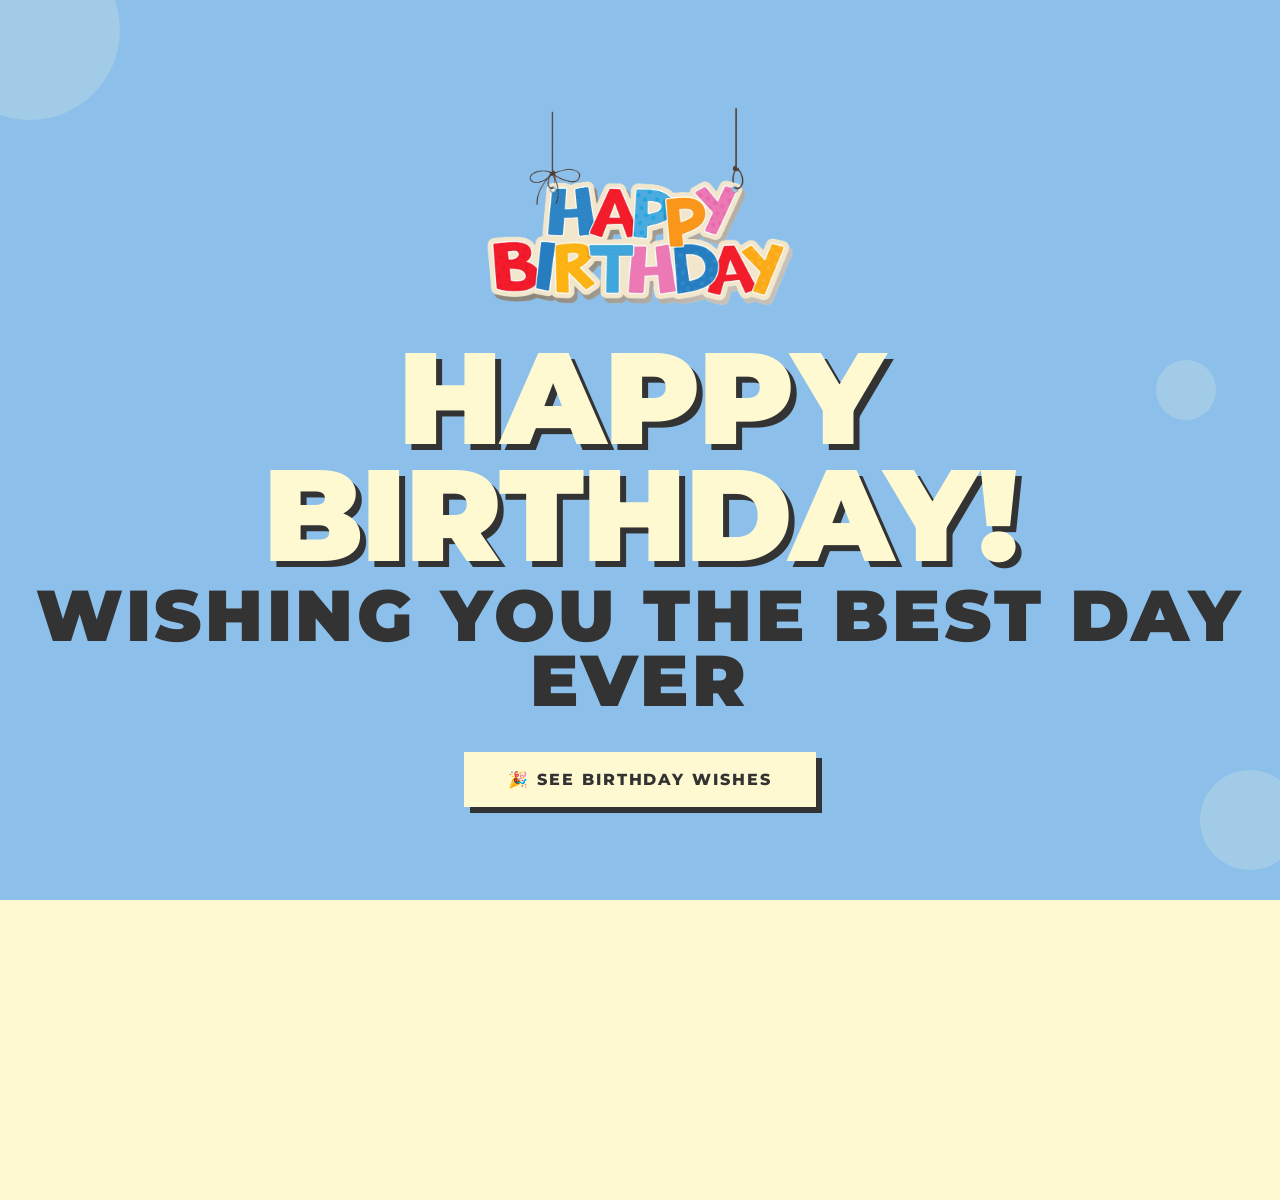
<file: index.html>
<!DOCTYPE html>
<html lang="en">
<head>
  <meta charset="UTF-8">
  <meta name="viewport" content="width=device-width, initial-scale=1.0">
  <title>HAPPY BIRTHDAY!</title>
  <link rel="preconnect" href="https://fonts.googleapis.com">
  <link rel="preconnect" href="https://fonts.gstatic.com" crossorigin>
  <link href="https://fonts.googleapis.com/css2?family=Montserrat:ital,wght@0,100..900;1,100..900&display=swap" rel="stylesheet"/>
  <link rel="stylesheet" href="css/style.css"/>
</head>
<body>

  <section class="hero">
    <div class="blob"></div>
    <div class="blob"></div>
    <div class="blob"></div>

    <img class="hero-banner"
         src="images/301-3011725_mosaic-happy-birthday-banner-clipart (1).png"
         alt="Happy Birthday Banner"/>

    <h1>
      Happy<br>Birthday!
      <span>wishing you the best day ever</span>
    </h1>

    <a class="hero-btn" id="delayed-link" href="BirthdayWishes.html">
      🎉 See birthday wishes
    </a>
  </section>

  <script src="JavaScript/confetti.js"></script>
  <script src="JavaScript/confettiBG.js"></script>
  
  <script>
    document.addEventListener("DOMContentLoaded", () => {
      const link = document.getElementById('delayed-link');
      if (link) {
        link.addEventListener('click', (e) => {
          e.preventDefault();
          const dest = link.getAttribute('href');
          document.body.style.opacity = '0';
          document.body.style.transition = 'opacity 0.6s ease';
          setTimeout(() => { window.location.href = dest; }, 650);
        });
      }
    });
  </script>

  <audio id="intro-song" src="untitled.mp3"></audio>

  <script>
    const song = document.getElementById('intro-song');
    const playDuration = 18000; // Plays for 18 seconds

    function playShortIntro() {
      song.play().then(() => {
        // Set timeout to start fading after the play duration
        setTimeout(() => {
          let fadeAudio = setInterval(() => {
            // Decrease volume by a small fraction for a smooth transition
            if (song.volume > 0.05) {
              song.volume -= 0.05;
            } else {
              // Once it's near silent, clear timer and stop track entirely
              clearInterval(fadeAudio);
              song.pause();
            }
          }, 100); 
        }, playDuration);
      }).catch(error => {
        console.log("Playback prevented. Waiting for user interaction.");
      });

      // Prevent the function from triggering again on future clicks
      document.removeEventListener('click', playShortIntro);
    }

    // Wait for initial user interaction to trigger audio setup
    document.addEventListener('click', playShortIntro);
  </script>
</body>
</html>
</file>
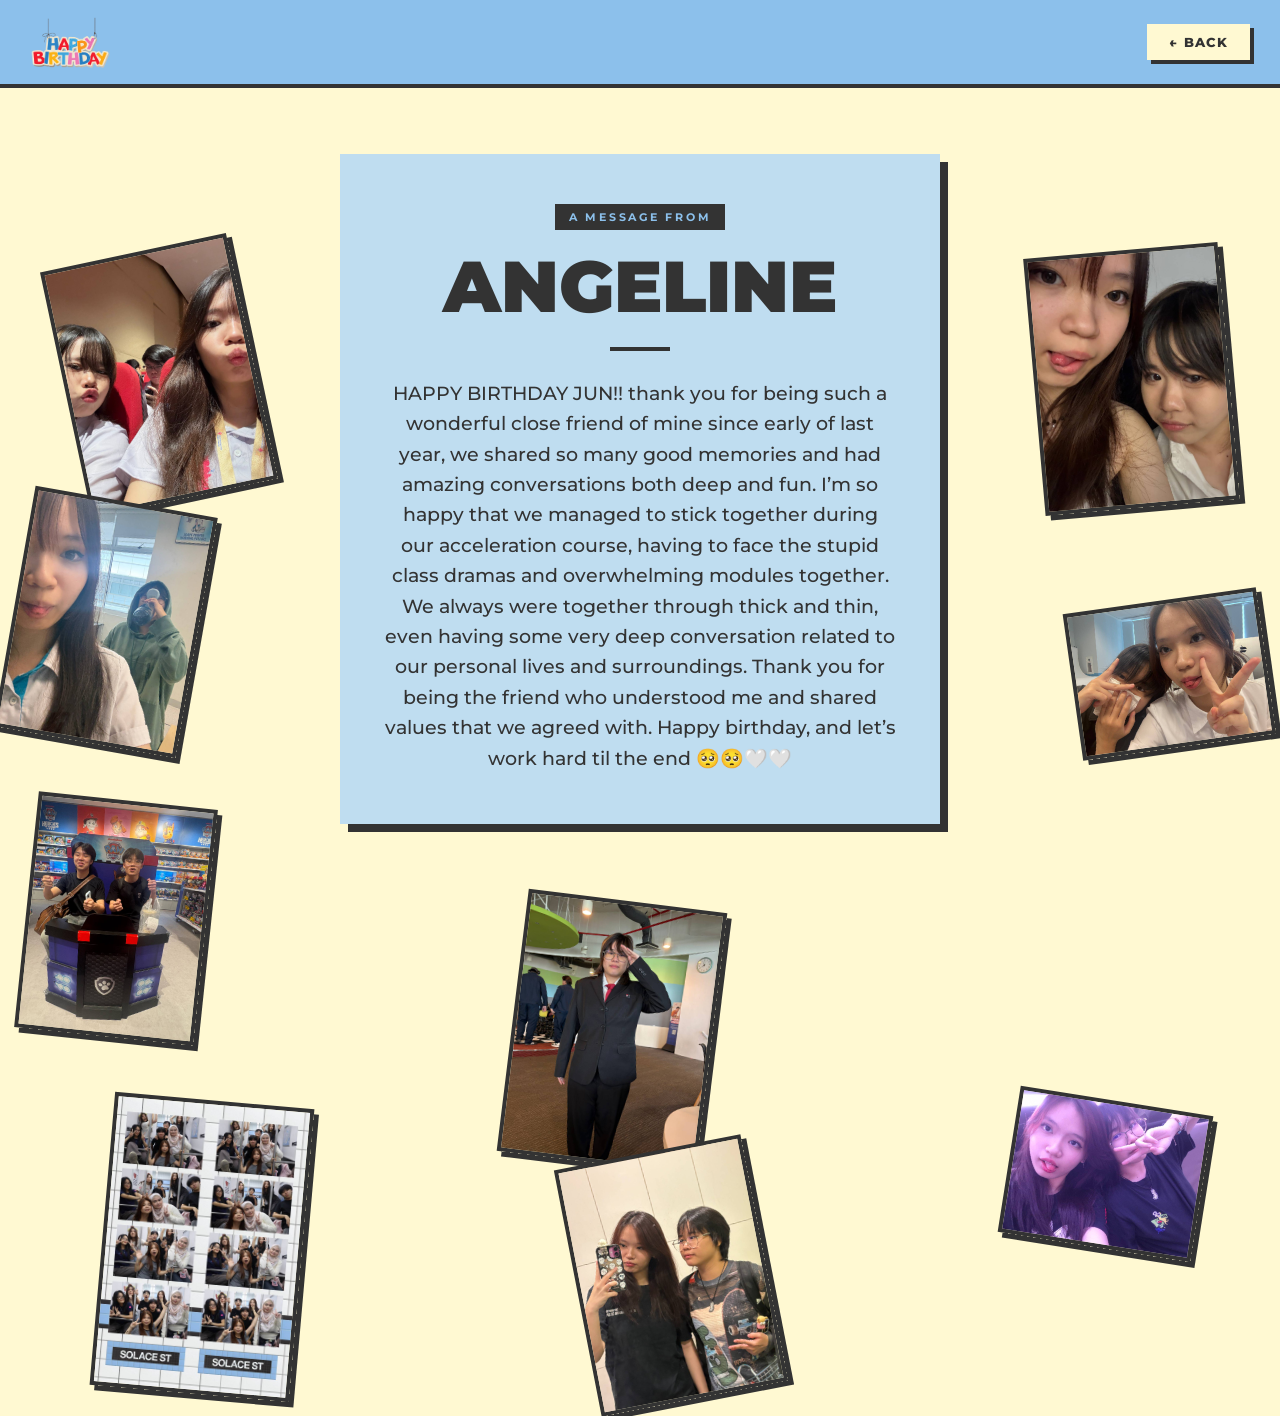
<file: Angeline.html>
<!DOCTYPE html>
<html lang="en">
<head>
  <meta charset="UTF-8">
  <meta name="viewport" content="width=device-width, initial-scale=1.0">
  <title>Angeline — Birthday Wish</title>
  <link rel="preconnect" href="https://fonts.googleapis.com">
  <link rel="preconnect" href="https://fonts.gstatic.com" crossorigin>
  <link href="https://fonts.googleapis.com/css2?family=Montserrat:ital,wght@0,100..900;1,100..900&display=swap" rel="stylesheet"/>
  <link rel="stylesheet" href="css/style.css"/>
</head>
<body>

  <div class="top-bar">
    <img src="images/301-3011725_mosaic-happy-birthday-banner-clipart (1).png" alt="Happy Birthday Banner"/>
    <a class="back-btn" id="delayed-link" href="BirthdayWishes.html">← Back</a>
  </div>

  <section class="msg-section">
    <div class="msg-card">
      <span class="from-label">a message from</span>
      <h1>Angeline</h1>
      <div class="divider"></div>
      <p>HAPPY BIRTHDAY JUN!!

thank you for being such a wonderful close friend of mine since early of last year, we shared so many good memories and had amazing conversations both deep and fun. I’m so happy that we managed to stick together during our acceleration course, having to face the stupid class dramas and overwhelming modules together. We always were together through thick and thin, even having some very deep conversation related to our personal lives and surroundings. Thank you for being the friend who understood me and shared values that we agreed with.

Happy birthday, and let’s work hard til the end 🥺🥺🤍🤍</p>
    </div>
  </section>

  <script src="JavaScript/confetti.js"></script>
  <script src="JavaScript/confettiBG.js"></script>
  <script>
    document.addEventListener("DOMContentLoaded", () => {
      const link = document.getElementById('delayed-link');
      if (link) {
        link.addEventListener('click', (e) => {
          e.preventDefault();
          const dest = link.getAttribute('href');
          document.body.style.opacity = '0';
          document.body.style.transition = 'opacity 0.6s ease';
          setTimeout(() => { window.location.href = dest; }, 650);
        });
      }
    });
  </script>

<img class="scattered-photo p1" src="images/Angeline/photo_2026-07-01_16-55-05.jpg">
<img class="scattered-photo p2" src="images/Angeline/photo_2026-07-01_16-55-41.jpg">
<img class="scattered-photo p3" src="images/Angeline/photo_2026-07-01_16-55-43.jpg">
<img class="scattered-photo p4" src="images/Angeline/photo_2026-07-01_16-55-47.jpg">
<img class="scattered-photo p5" src="images/Angeline/photo_2026-07-01_16-55-49.jpg">
<img class="scattered-photo p6" src="images/Angeline/photo_2026-07-01_16-55-53.jpg">
<img class="scattered-photo p7" src="images/Angeline/photo_2026-07-01_16-56-02.jpg">
<img class="scattered-photo p8" src="images/Angeline/photo_2026-07-01_16-56-04.jpg">
<img class="scattered-photo p9" src="images/Angeline/photo_2026-07-01_16-56-07.jpg">

</body>
</html>
</file>
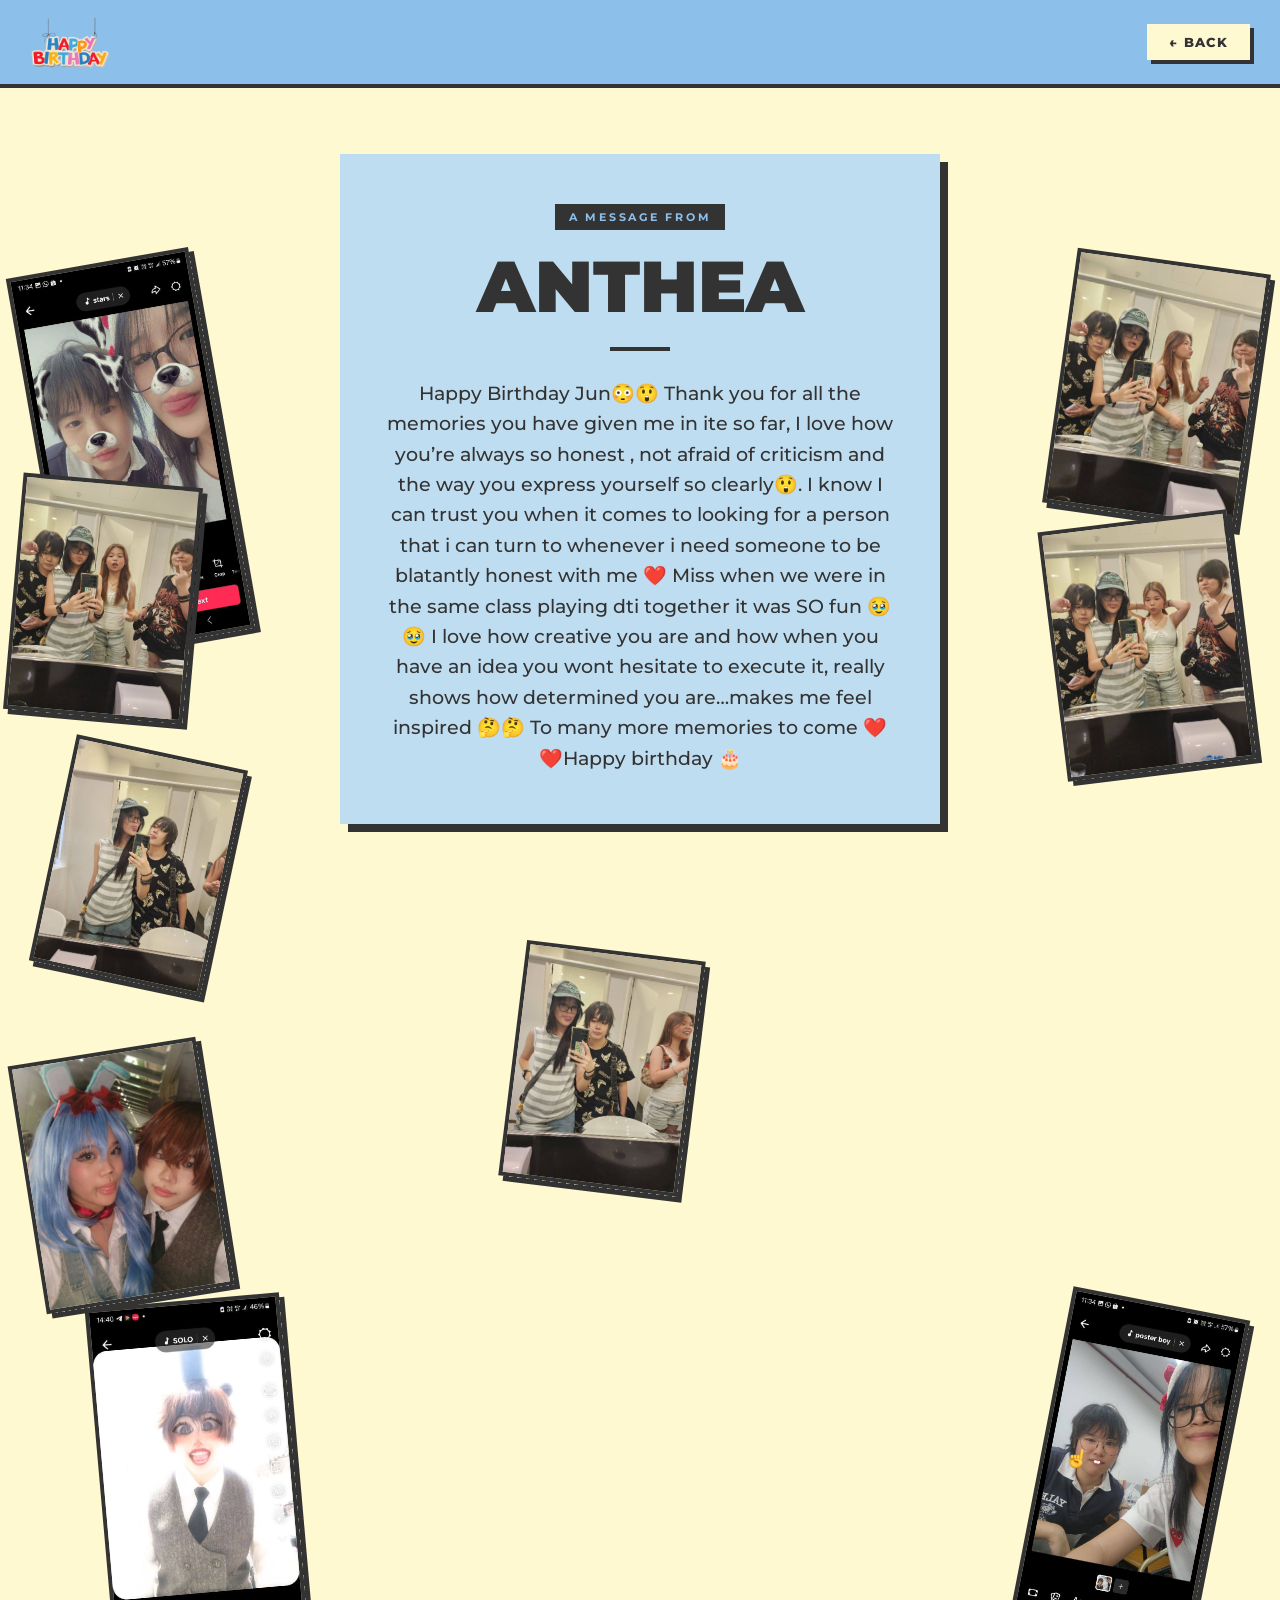
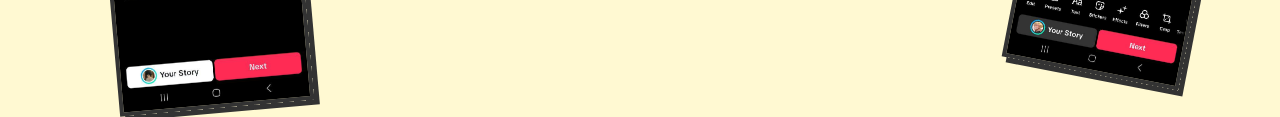
<file: Anthea.html>
<!DOCTYPE html>
<html lang="en">
<head>
  <meta charset="UTF-8">
  <meta name="viewport" content="width=device-width, initial-scale=1.0">
  <title>Anthea — Birthday Wish</title>
  <link rel="preconnect" href="https://fonts.googleapis.com">
  <link rel="preconnect" href="https://fonts.gstatic.com" crossorigin>
  <link href="https://fonts.googleapis.com/css2?family=Montserrat:ital,wght@0,100..900;1,100..900&display=swap" rel="stylesheet"/>
  <link rel="stylesheet" href="css/style.css"/>
</head>
<body>

  <div class="top-bar">
    <img src="images/301-3011725_mosaic-happy-birthday-banner-clipart (1).png" alt="Happy Birthday Banner"/>
    <a class="back-btn" id="delayed-link" href="BirthdayWishes.html">← Back</a>
  </div>

  <section class="msg-section">
    <div class="msg-card">
      <span class="from-label">a message from</span>
      <h1>Anthea</h1>
      <div class="divider"></div>
      <p>Happy Birthday Jun😳😲

Thank you for all the memories you have given me in ite so far, I love how you’re always so honest , not afraid of criticism and the way you express yourself so clearly😲. 

I know I can trust you when it comes to looking for a person that i can turn to whenever i need someone to be blatantly honest with me ❤️ Miss when we were in the same class playing dti together it was SO fun 🥹🥹 I love how creative you are and how when you have an idea you wont hesitate to execute it, really shows how determined you are…makes me feel inspired 🤔🤔

To many more memories to come ❤️❤️Happy birthday 🎂</p>
    </div>
  </section>

  <script src="JavaScript/confetti.js"></script>
  <script src="JavaScript/confettiBG.js"></script>
  <script>
    document.addEventListener("DOMContentLoaded", () => {
      const link = document.getElementById('delayed-link');
      if (link) {
        link.addEventListener('click', (e) => {
          e.preventDefault();
          const dest = link.getAttribute('href');
          document.body.style.opacity = '0';
          document.body.style.transition = 'opacity 0.6s ease';
          setTimeout(() => { window.location.href = dest; }, 650);
        });
      }
    });
  </script>


<img class="scattered-photo a1"  src="images/Anthea/photo_2026-07-01_18-19-23.jpg">
<img class="scattered-photo a2"  src="images/Anthea/photo_2026-07-01_18-19-12.jpg">
<img class="scattered-photo a3"  src="images/Anthea/photo_2026-07-01_18-19-15.jpg">
<img class="scattered-photo a4"  src="images/Anthea/photo_2026-07-01_18-19-16.jpg">
<img class="scattered-photo a5"  src="images/Anthea/photo_2026-07-01_18-19-17.jpg">
<img class="scattered-photo a7"  src="images/Anthea/photo_2026-07-01_18-19-18.jpg">
<img class="scattered-photo a8"  src="images/Anthea/photo_2026-07-01_18-19-19.jpg">
<img class="scattered-photo a10" src="images/Anthea/photo_2026-07-01_18-19-20.jpg">
<img class="scattered-photo a11" src="images/Anthea/photo_2026-07-01_18-19-21.jpg">
</body>
</html>
</file>
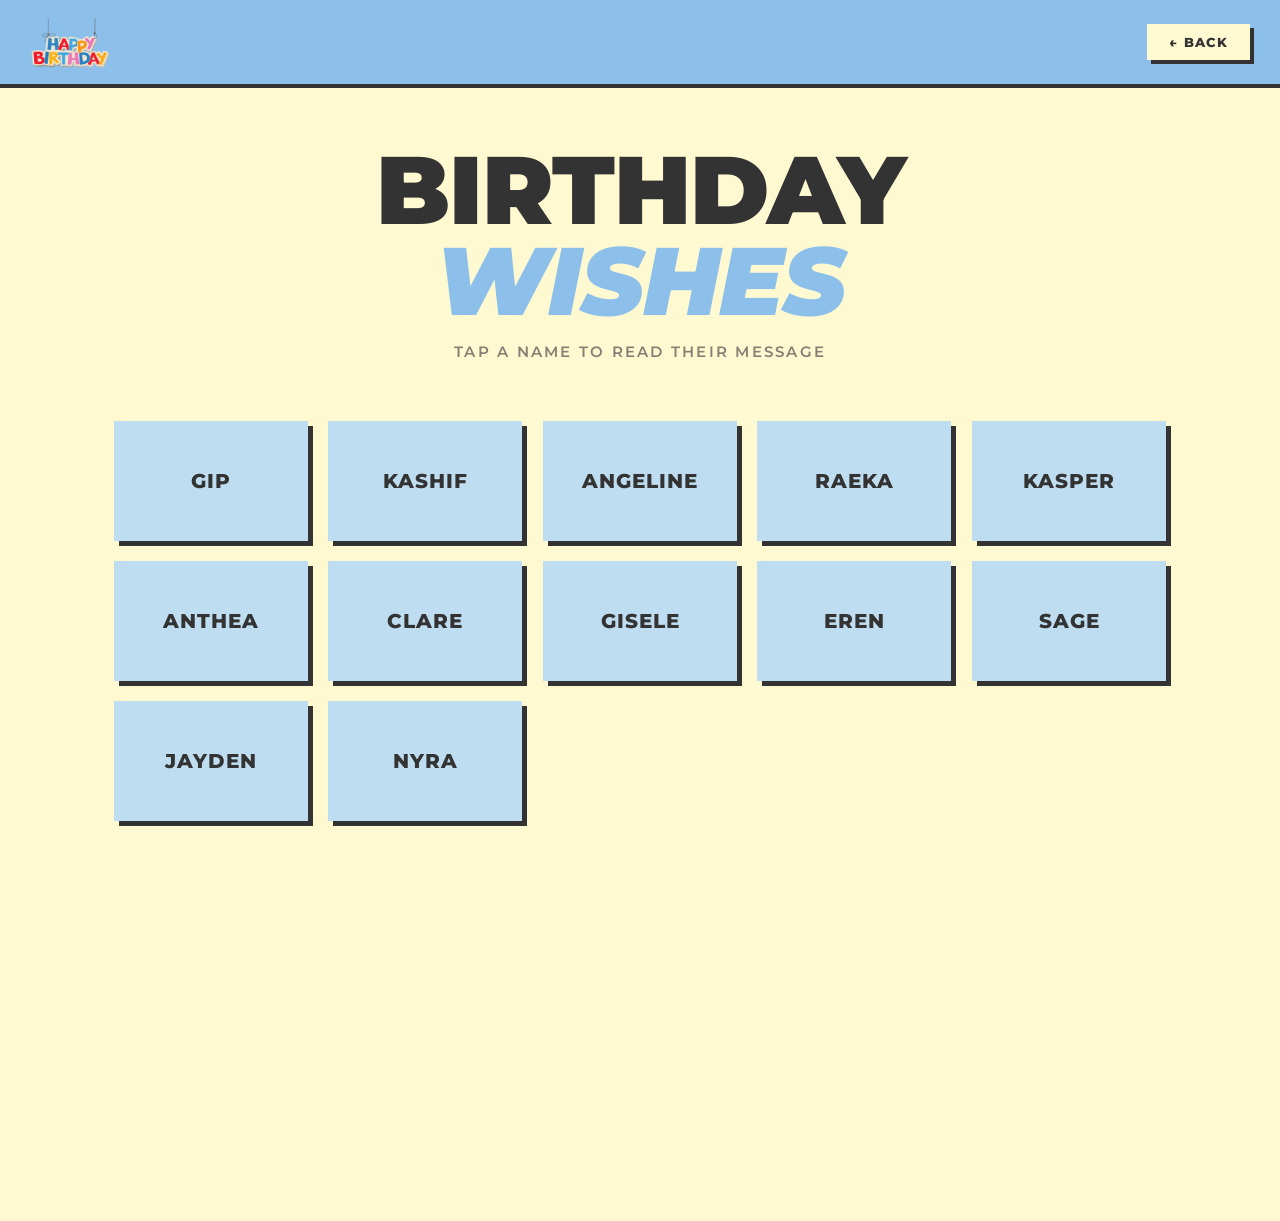
<file: BirthdayWishes.html>
<!DOCTYPE html>
<html lang="en">
<head>
  <meta charset="UTF-8">
  <meta name="viewport" content="width=device-width, initial-scale=1.0">
  <title>Birthday Wishes</title>
  <link rel="preconnect" href="https://fonts.googleapis.com">
  <link rel="preconnect" href="https://fonts.gstatic.com" crossorigin>
  <link href="https://fonts.googleapis.com/css2?family=Montserrat:ital,wght@0,100..900;1,100..900&display=swap" rel="stylesheet"/>
  <link rel="stylesheet" href="css/style.css"/>
</head>
<body>

  <div class="top-bar">
    <img src="images/301-3011725_mosaic-happy-birthday-banner-clipart (1).png" alt="Happy Birthday Banner"/>
    <a class="back-btn" id="delayed-link" href="index.html">← Back</a>
  </div>

  <div class="page-title">
    <h1>Birthday<em>Wishes</em></h1>
    <p>tap a name to read their message</p>
  </div>

  <div class="name-grid">
    <a class="name-card" href="Gip.html">Gip</a>
    <a class="name-card" href="Kashif.html">Kashif</a>
    <a class="name-card" href="Angeline.html">Angeline</a>
    <a class="name-card" href="Raeka.html">Raeka</a>
    <a class="name-card" href="Kasper.html">Kasper</a>
    <a class="name-card" href="Anthea.html">Anthea</a>
    <a class="name-card" href="Clare.html">Clare</a>
    <a class="name-card" href="Gisele2.html">Gisele</a>
    <a class="name-card" href="Eren.html">Eren</a>
    <a class="name-card" href="Sage.html">Sage</a>
    <a class="name-card" href="Jayden.html">Jayden</a>
    <a class="name-card" href="Nyra.html">Nyra</a>
  
  </div>

  <script src="JavaScript/confetti.js"></script>
  <script>
    document.addEventListener("DOMContentLoaded", () => {
      const link = document.getElementById('delayed-link');
      if (link) {
        link.addEventListener('click', (e) => {
          e.preventDefault();
          const dest = link.getAttribute('href');
          document.body.style.opacity = '0';
          document.body.style.transition = 'opacity 0.6s ease';
          setTimeout(() => { window.location.href = dest; }, 650);
        });
      }
    });
  </script>
</body>
</html>
</file>
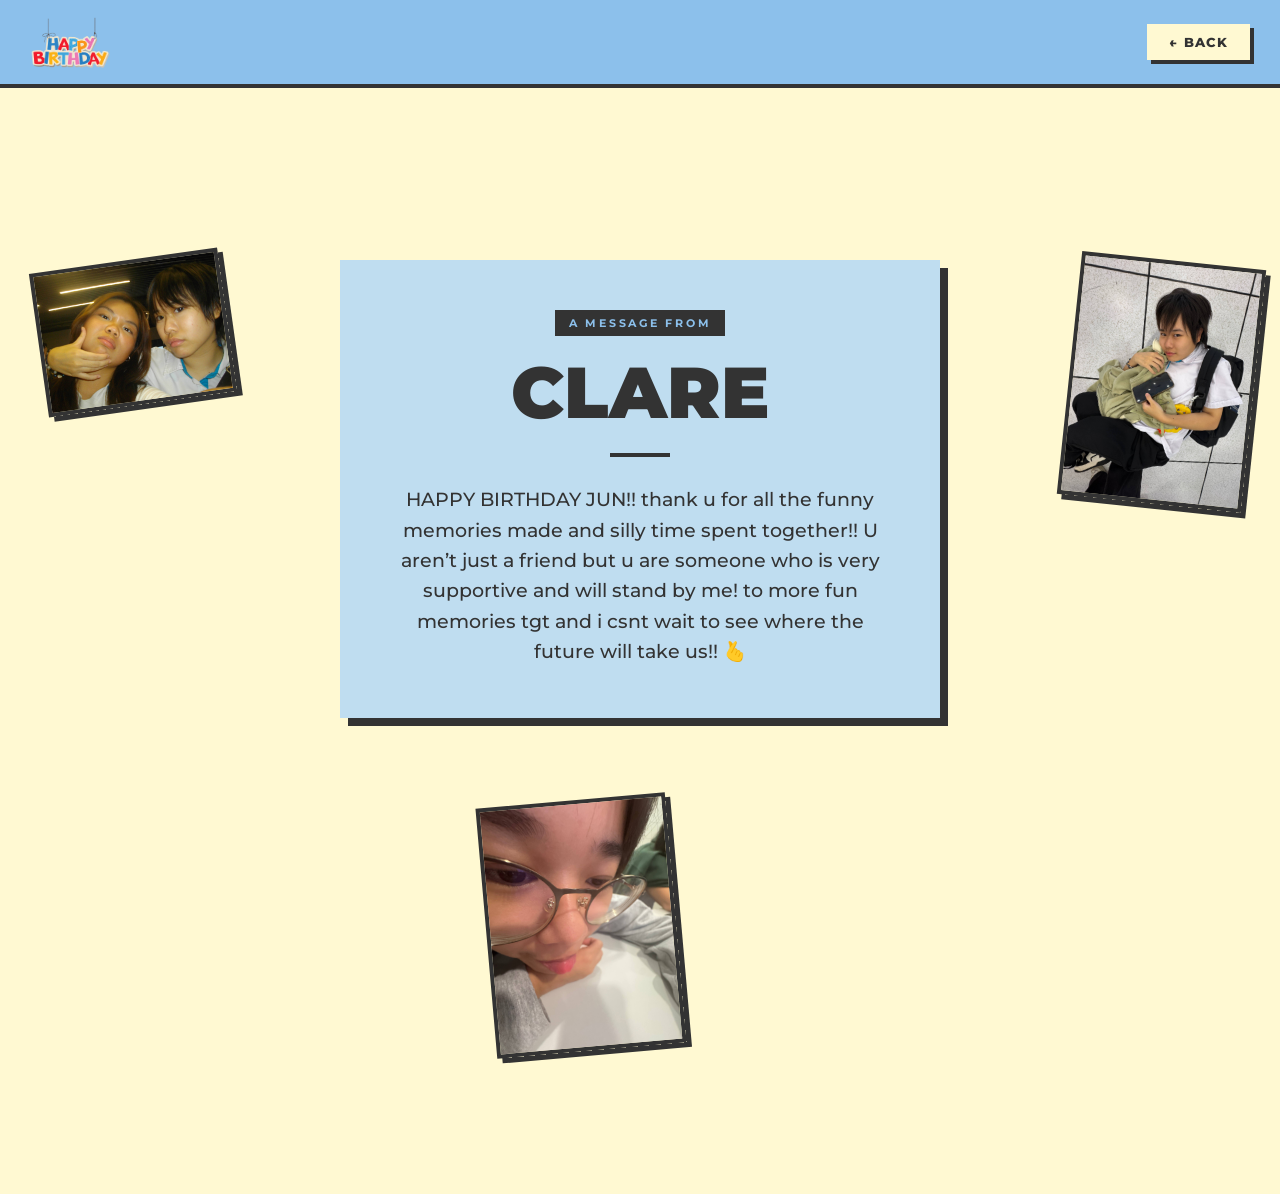
<file: Clare.html>
<!DOCTYPE html>
<html lang="en">
<head>
  <meta charset="UTF-8">
  <meta name="viewport" content="width=device-width, initial-scale=1.0">
  <title>Clare — Birthday Wish</title>
  <link rel="preconnect" href="https://fonts.googleapis.com">
  <link rel="preconnect" href="https://fonts.gstatic.com" crossorigin>
  <link href="https://fonts.googleapis.com/css2?family=Montserrat:ital,wght@0,100..900;1,100..900&display=swap" rel="stylesheet"/>
  <link rel="stylesheet" href="css/style.css"/>
</head>
<body>

  <div class="top-bar">
    <img src="images/301-3011725_mosaic-happy-birthday-banner-clipart (1).png" alt="Happy Birthday Banner"/>
    <a class="back-btn" id="delayed-link" href="BirthdayWishes.html">← Back</a>
  </div>

  <section class="msg-section">
    <div class="msg-card">
      <span class="from-label">a message from</span>
      <h1>Clare</h1>
      <div class="divider"></div>
      <p>HAPPY BIRTHDAY JUN!! 

thank u for all the funny memories made and silly time spent together!! 

U aren’t just a friend but u are someone who is very supportive and will stand by me! to more fun memories tgt and i csnt wait to see where the future will take us!! 🫰</p>
    </div>
  </section>

  <script src="JavaScript/confetti.js"></script>
  <script src="JavaScript/confettiBG.js"></script>
  <script>
    document.addEventListener("DOMContentLoaded", () => {
      const link = document.getElementById('delayed-link');
      if (link) {
        link.addEventListener('click', (e) => {
          e.preventDefault();
          const dest = link.getAttribute('href');
          document.body.style.opacity = '0';
          document.body.style.transition = 'opacity 0.6s ease';
          setTimeout(() => { window.location.href = dest; }, 650);
        });
      }
    });
  </script>

<img class="scattered-photo c1" src="images/Clare/photo_2026-07-01_18-28-13.jpg">
<img class="scattered-photo c2" src="images/Clare/photo_2026-07-01_18-28-12.jpg">
<img class="scattered-photo c3" src="images/Clare/photo_2026-07-01_18-28-11.jpg">

</body>
</html>
</file>
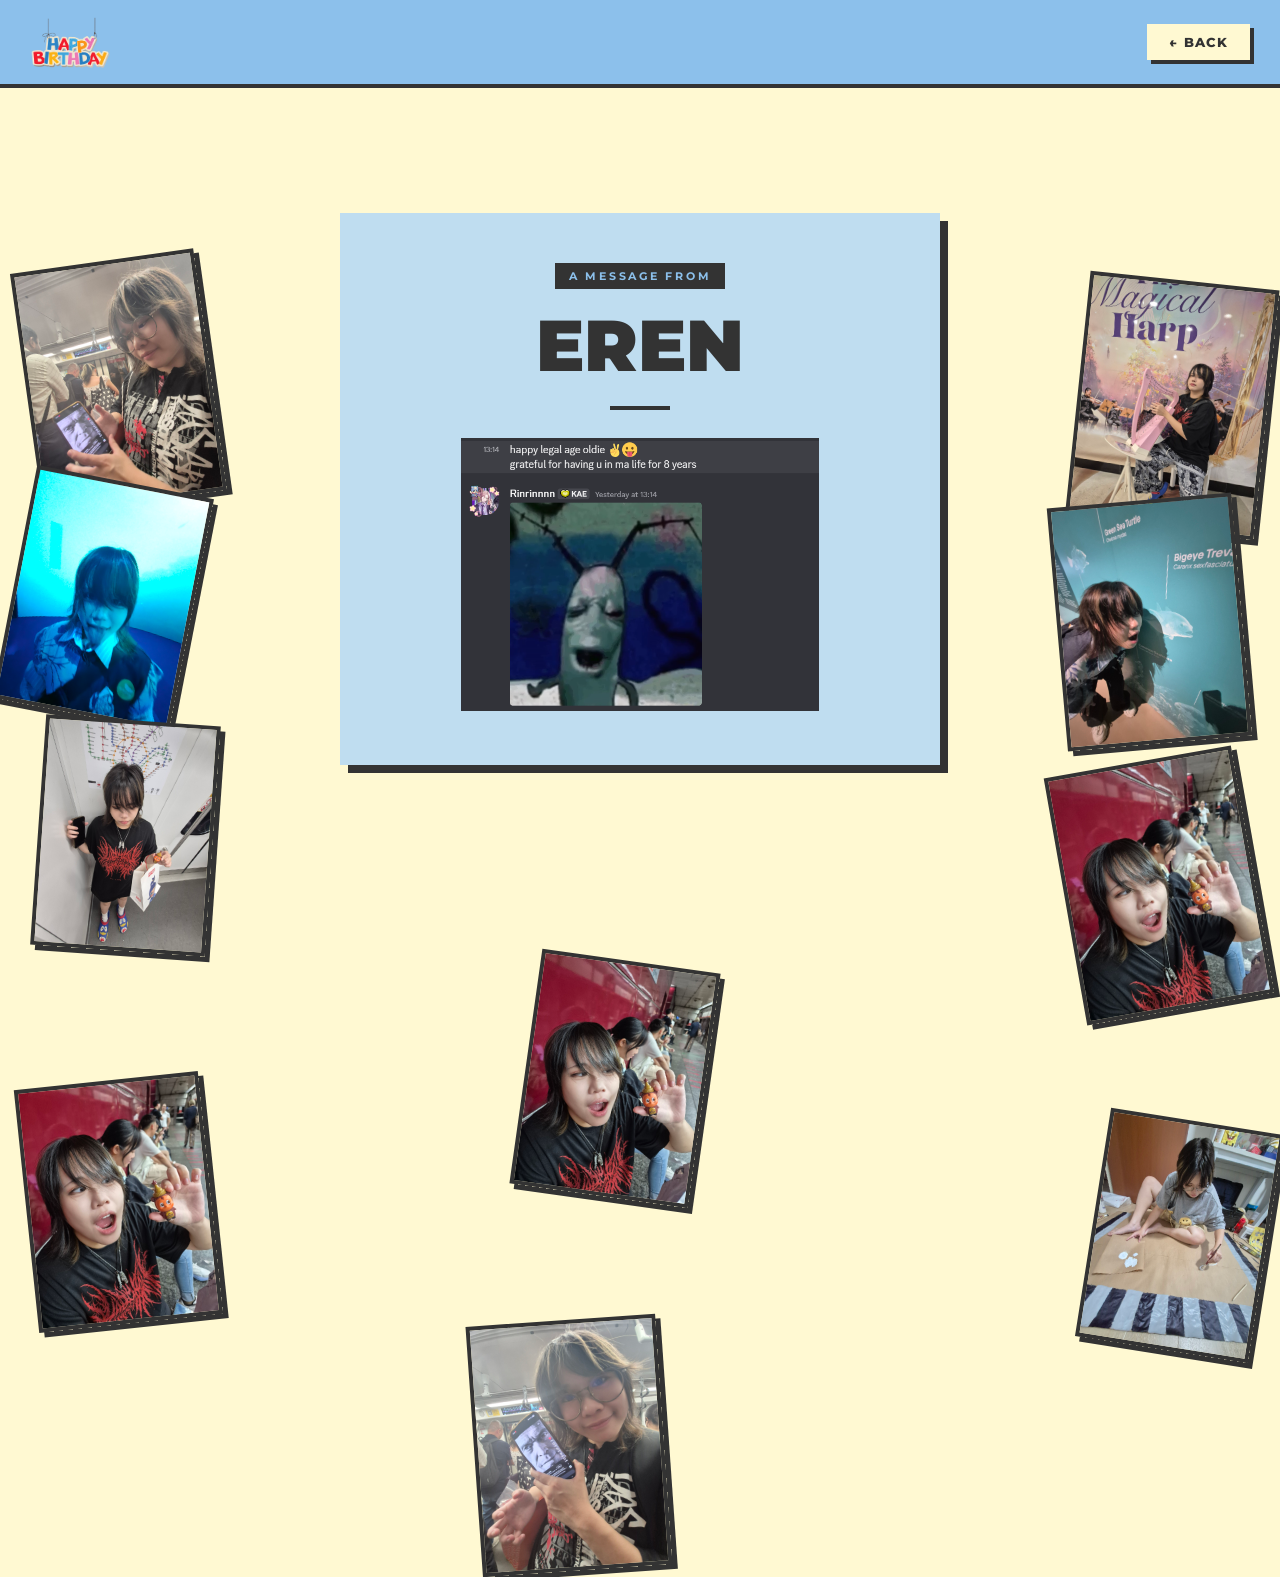
<file: Eren.html>
<!DOCTYPE html>
<html lang="en">
<head>
  <meta charset="UTF-8">
  <meta name="viewport" content="width=device-width, initial-scale=1.0">
  <title>Eren — Birthday Wish</title>
  <link rel="preconnect" href="https://fonts.googleapis.com">
  <link rel="preconnect" href="https://fonts.gstatic.com" crossorigin>
  <link href="https://fonts.googleapis.com/css2?family=Montserrat:ital,wght@0,100..900;1,100..900&display=swap" rel="stylesheet"/>
  <link rel="stylesheet" href="css/style.css"/>
</head>
<body>

  <div class="top-bar">
    <img src="images/301-3011725_mosaic-happy-birthday-banner-clipart (1).png" alt="Happy Birthday Banner"/>
    <a class="back-btn" id="delayed-link" href="BirthdayWishes.html">← Back</a>
  </div>

  <section class="msg-section">
    <div class="msg-card">
      <span class="from-label">a message from</span>
      <h1>Eren</h1>
      <div class="divider"></div>
     <img src="images/Eren/Screenshot 2026-07-01 185358.png" class="eren-wtf" alt="">
    </div>
  </section>

  <script src="JavaScript/confetti.js"></script>
  <script src="JavaScript/confettiBG.js"></script>
  <script>
    document.addEventListener("DOMContentLoaded", () => {
      const link = document.getElementById('delayed-link');
      if (link) {
        link.addEventListener('click', (e) => {
          e.preventDefault();
          const dest = link.getAttribute('href');
          document.body.style.opacity = '0';
          document.body.style.transition = 'opacity 0.6s ease';
          setTimeout(() => { window.location.href = dest; }, 650);
        });
      }
    });
  </script>


 <img class="scattered-photo e1"  src="images/Eren/photo_2026-07-01_18-48-23.jpg">
<img class="scattered-photo e2"  src="images/Eren/photo_2026-07-01_18-48-22.jpg">
<img class="scattered-photo e3"  src="images/Eren/photo_2026-07-01_18-48-17.jpg">
<img class="scattered-photo e4"  src="images/Eren/photo_2026-07-01_18-48-16.jpg">
<img class="scattered-photo e5"  src="images/Eren/photo_2026-07-01_18-48-15.jpg">
<img class="scattered-photo e6"  src="images/Eren/photo_2026-07-01_18-48-14.jpg">
<img class="scattered-photo e7"  src="images/Eren/photo_2026-07-01_18-48-13.jpg">
<img class="scattered-photo e8"  src="images/Eren/photo_2026-07-01_18-48-11.jpg">
<img class="scattered-photo e9"  src="images/Eren/photo_2026-07-01_18-48-25.jpg">
<img class="scattered-photo e10" src="images/Eren/photo_2026-07-01_18-48-24.jpg">
</body>
</html>
</file>
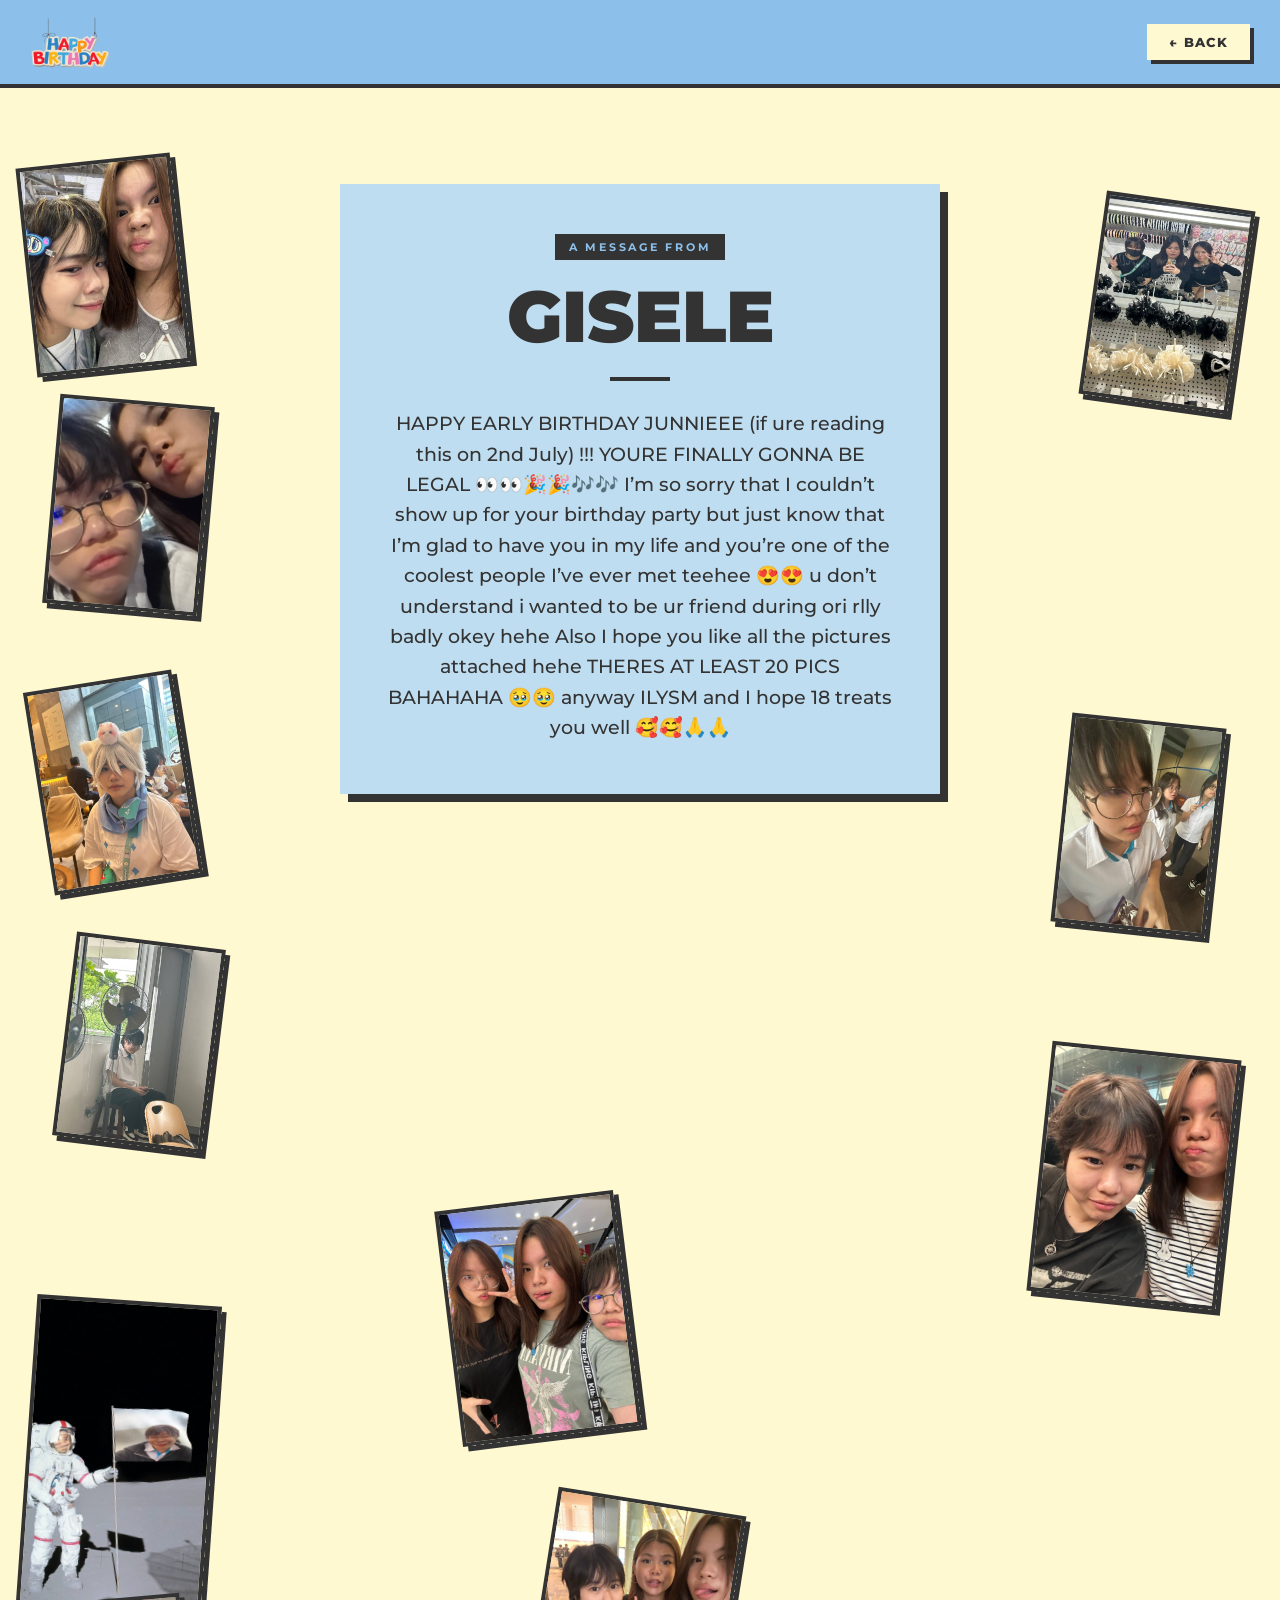
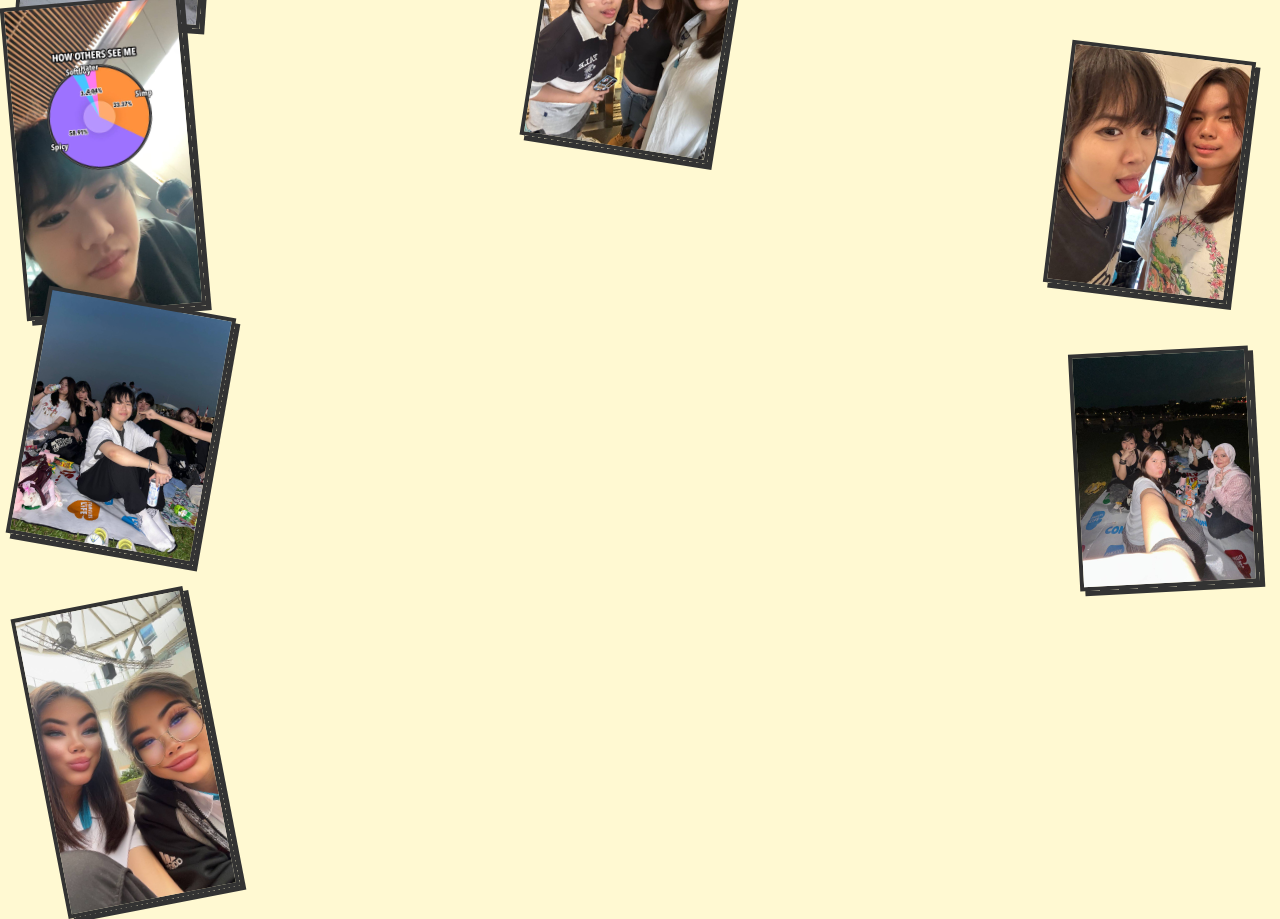
<file: Gisele2.html>
<!DOCTYPE html>
<html lang="en">
<head>
  <meta charset="UTF-8">
  <meta name="viewport" content="width=device-width, initial-scale=1.0">
  <title>Gisele — Birthday Wish</title>
  <link rel="preconnect" href="https://fonts.googleapis.com">
  <link rel="preconnect" href="https://fonts.gstatic.com" crossorigin>
  <link href="https://fonts.googleapis.com/css2?family=Montserrat:ital,wght@0,100..900;1,100..900&display=swap" rel="stylesheet"/>
  <link rel="stylesheet" href="css/style.css"/>
</head>
<body>

  <div class="top-bar">
    <img src="images/301-3011725_mosaic-happy-birthday-banner-clipart (1).png" alt="Happy Birthday Banner"/>
    <a class="back-btn" id="delayed-link" href="BirthdayWishes.html">← Back</a>
  </div>

  <section class="msg-section">
    <div class="msg-card">
      <span class="from-label">a message from</span>
      <h1>Gisele</h1>
      <div class="divider"></div>
      <p>HAPPY EARLY BIRTHDAY JUNNIEEE (if ure reading this on 2nd July) !!! YOURE FINALLY GONNA BE LEGAL 👀👀🎉🎉🎶🎶

I’m so sorry that I couldn’t show up for your birthday party but just know that I’m glad to have you in my life and you’re one of the coolest people I’ve ever met teehee 😍😍 u don’t understand i wanted to be ur friend during ori rlly badly okey hehe

Also I hope you like all the pictures attached hehe THERES AT LEAST 20 PICS BAHAHAHA 🥹🥹 anyway ILYSM and I hope 18 treats you well 🥰🥰🙏🙏</p>
    </div>
  </section>

  <script src="JavaScript/confetti.js"></script>
  <script src="JavaScript/confettiBG.js"></script>
  <script>
    document.addEventListener("DOMContentLoaded", () => {
      const link = document.getElementById('delayed-link');
      if (link) {
        link.addEventListener('click', (e) => {
          e.preventDefault();
          const dest = link.getAttribute('href');
          document.body.style.opacity = '0';
          document.body.style.transition = 'opacity 0.6s ease';
          setTimeout(() => { window.location.href = dest; }, 650);
        });
      }
    });
  </script>

<img class="scattered-photo g1"  src="images/Gisele/photo_2026-07-01_18-33-41.jpg">
<img class="scattered-photo g2"  src="images/Gisele/photo_2026-07-01_18-33-42.jpg">
<img class="scattered-photo g3"  src="images/Gisele/photo_2026-07-01_18-33-43.jpg">
<img class="scattered-photo g5"  src="images/Gisele/photo_2026-07-01_18-33-44.jpg">
<img class="scattered-photo g6"  src="images/Gisele/photo_2026-07-01_18-33-45.jpg">
<img class="scattered-photo g7"  src="images/Gisele/photo_2026-07-01_18-33-46.jpg">
<img class="scattered-photo g9"  src="images/Gisele/photo_2026-07-01_18-33-47.jpg">
<img class="scattered-photo g10" src="images/Gisele/photo_2026-07-01_18-33-48.jpg">
<img class="scattered-photo g11" src="images/Gisele/photo_2026-07-01_18-33-49.jpg">
<img class="scattered-photo g13" src="images/Gisele/photo_2026-07-01_18-33-50.jpg">
<img class="scattered-photo g14" src="images/Gisele/photo_2026-07-01_18-33-51.jpg">
<img class="scattered-photo g15" src="images/Gisele/photo_2026-07-01_18-33-52.jpg">
<img class="scattered-photo g17" src="images/Gisele/photo_2026-07-01_18-33-53.jpg">
<img class="scattered-photo g18" src="images/Gisele/photo_2026-07-01_18-33-54.jpg">
<img class="scattered-photo g20" src="images/Gisele/photo_2026-07-01_18-33-55.jpg">
</body>
</html>
</file>
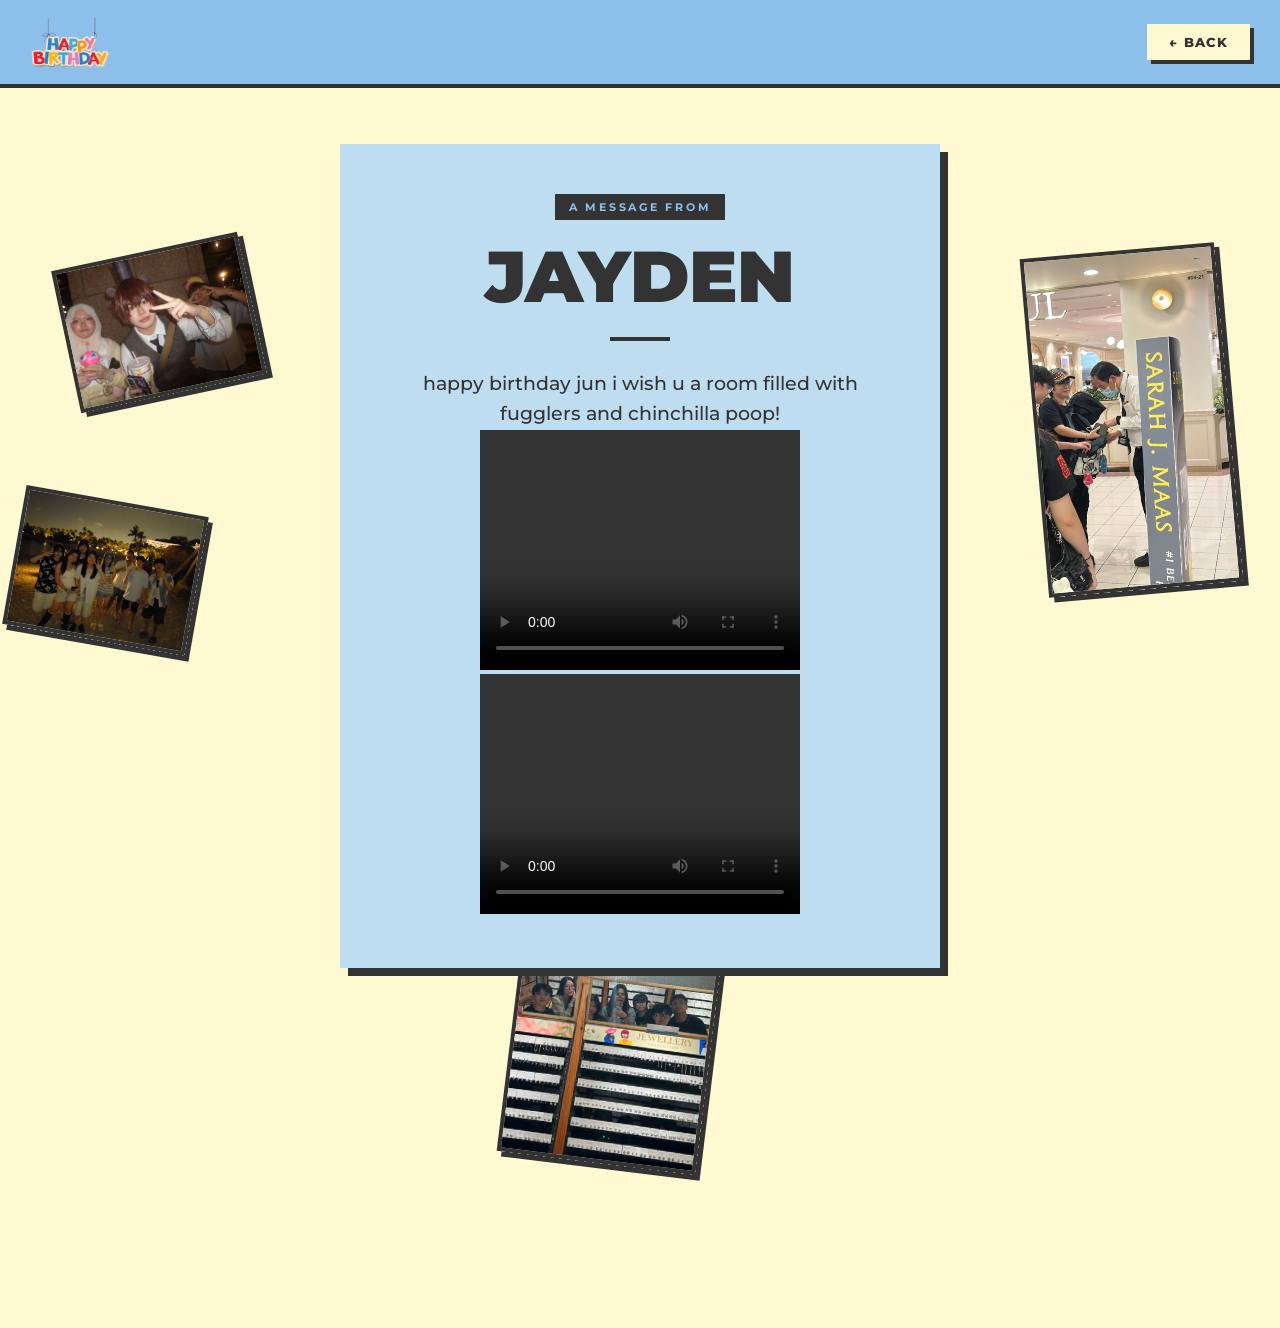
<file: Jayden.html>
<!DOCTYPE html>
<html lang="en">
<head>
  <meta charset="UTF-8">
  <meta name="viewport" content="width=device-width, initial-scale=1.0">
  <title>Jayden — Birthday Wish</title>
  <link rel="preconnect" href="https://fonts.googleapis.com">
  <link rel="preconnect" href="https://fonts.gstatic.com" crossorigin>
  <link href="https://fonts.googleapis.com/css2?family=Montserrat:ital,wght@0,100..900;1,100..900&display=swap" rel="stylesheet"/>
  <link rel="stylesheet" href="css/style.css"/>
</head>
<body>

  <div class="top-bar">
    <img src="images/301-3011725_mosaic-happy-birthday-banner-clipart (1).png" alt="Happy Birthday Banner"/>
    <a class="back-btn" id="delayed-link" href="BirthdayWishes.html">← Back</a>
  </div>

  <section class="msg-section">
    <div class="msg-card">
      <span class="from-label">a message from</span>
      <h1>Jayden</h1>
      <div class="divider"></div>
      <p>happy birthday jun i wish u a room filled with fugglers and chinchilla poop!</p>
      
      <video width="320" height="240" controls>
        <source src="images/Jayden/IMG_5768.MOV" type="video/mp4">
       </video>
      <video width="320" height="240" controls>
        <source src="images/Jayden/IMG_1269.MOV" type="video/mp4">
      </video>
    </div>
  </section>

  <script src="JavaScript/confetti.js"></script>
  <script src="JavaScript/confettiBG.js"></script>
  <script>
    document.addEventListener("DOMContentLoaded", () => {
      const link = document.getElementById('delayed-link');
      if (link) {
        link.addEventListener('click', (e) => {
          e.preventDefault();
          const dest = link.getAttribute('href');
          document.body.style.opacity = '0';
          document.body.style.transition = 'opacity 0.6s ease';
          setTimeout(() => { window.location.href = dest; }, 650);
        });
      }
    });
  </script>
<img class="scattered-photo p1" src="images/Jayden/photo_2026-07-01_19-24-31.jpg">
<img class="scattered-photo p2" src="images/Jayden/photo_2026-07-01_19-24-28.jpg">
<img class="scattered-photo p3" src="images/Jayden/photo_2026-07-01_19-24-21.jpg">
<img class="scattered-photo p4" src="images/Jayden/photo_2026-07-01_19-24-29.jpg">
</body>
</html>
</file>
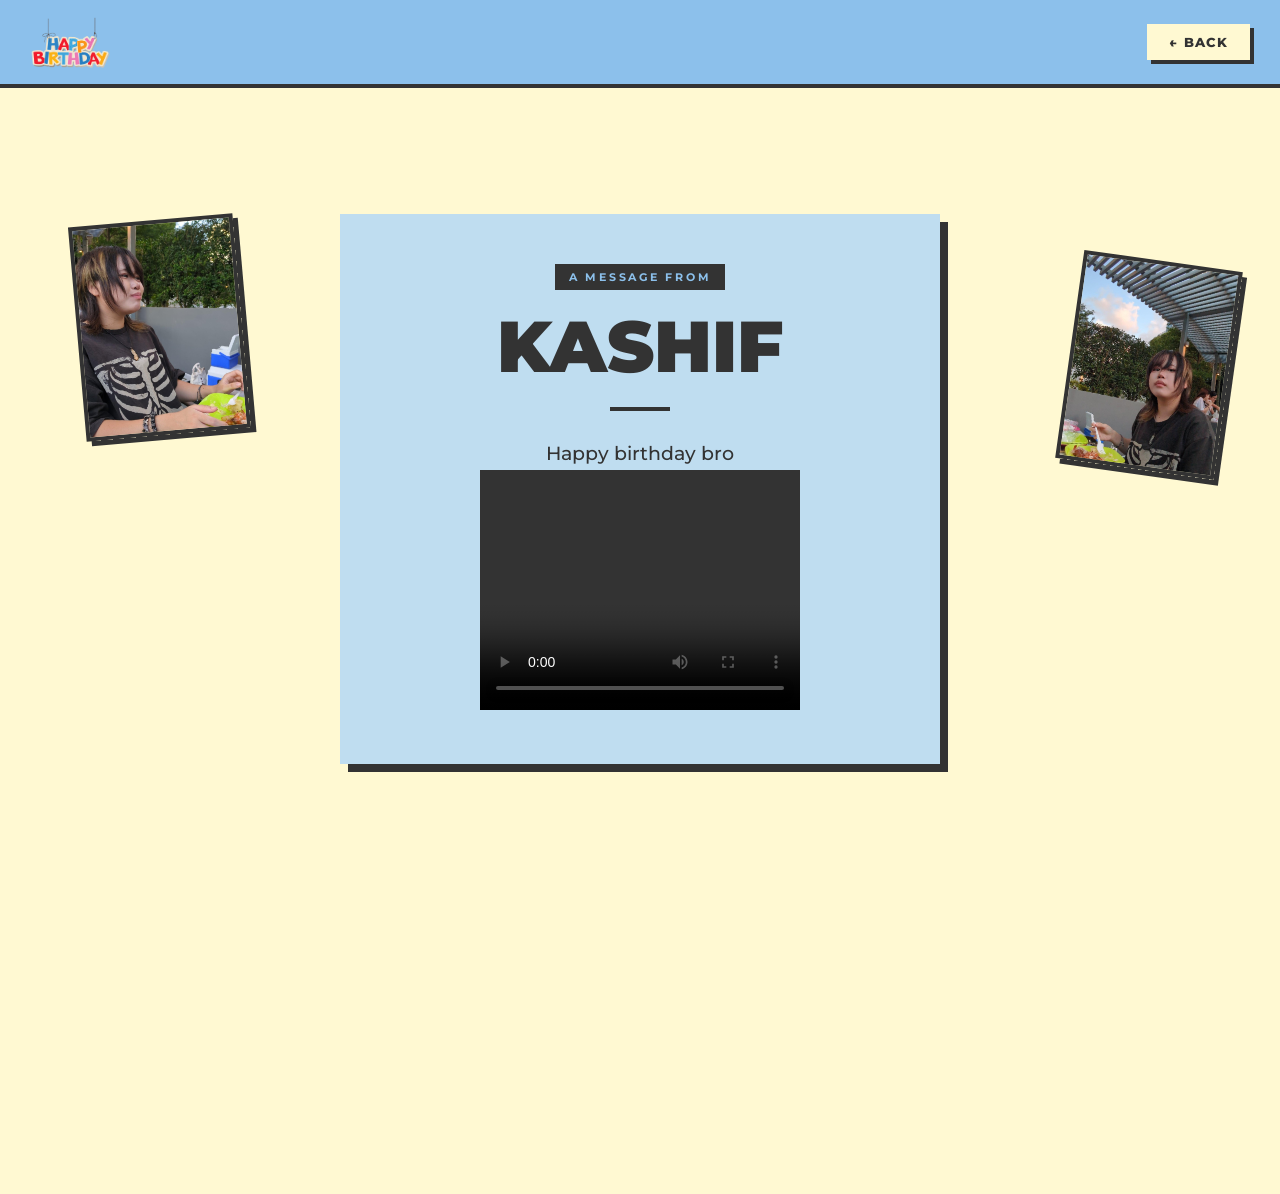
<file: Kashif.html>
<!DOCTYPE html>
<html lang="en">
<head>
  <meta charset="UTF-8">
  <meta name="viewport" content="width=device-width, initial-scale=1.0">
  <title>Kashif — Birthday Wish</title>
  <link rel="preconnect" href="https://fonts.googleapis.com">
  <link rel="preconnect" href="https://fonts.gstatic.com" crossorigin>
  <link href="https://fonts.googleapis.com/css2?family=Montserrat:ital,wght@0,100..900;1,100..900&display=swap" rel="stylesheet"/>
  <link rel="stylesheet" href="css/style.css"/>
</head>
<body>

  <div class="top-bar">
    <img src="images/301-3011725_mosaic-happy-birthday-banner-clipart (1).png" alt="Happy Birthday Banner"/>
    <a class="back-btn" id="delayed-link" href="BirthdayWishes.html">← Back</a>
  </div>

  <section class="msg-section">
    <div class="msg-card">
      <span class="from-label">a message from</span>
      <h1>Kashif</h1>
      <div class="divider"></div>
      <p>Happy birthday bro</p>
      <video width="320" height="240" controls>
        <source src="images/Kashif/video_2026-07-01_21-52-30.mp4" type="video/mp4">
      </video>
    </div>
  </section>

  <script src="JavaScript/confetti.js"></script>
  <script src="JavaScript/confettiBG.js"></script>
  <script>
    document.addEventListener("DOMContentLoaded", () => {
      const link = document.getElementById('delayed-link');
      if (link) {
        link.addEventListener('click', (e) => {
          e.preventDefault();
          const dest = link.getAttribute('href');
          document.body.style.opacity = '0';
          document.body.style.transition = 'opacity 0.6s ease';
          setTimeout(() => { window.location.href = dest; }, 650);
        });
      }
    });
  </script>

  <img class="scattered-photo k1" src="images/Kashif/photo_2026-07-01_21-51-50.jpg">
<img class="scattered-photo k2" src="images/Kashif/photo_2026-07-01_21-51-49.jpg">



</body>
</html>
</file>
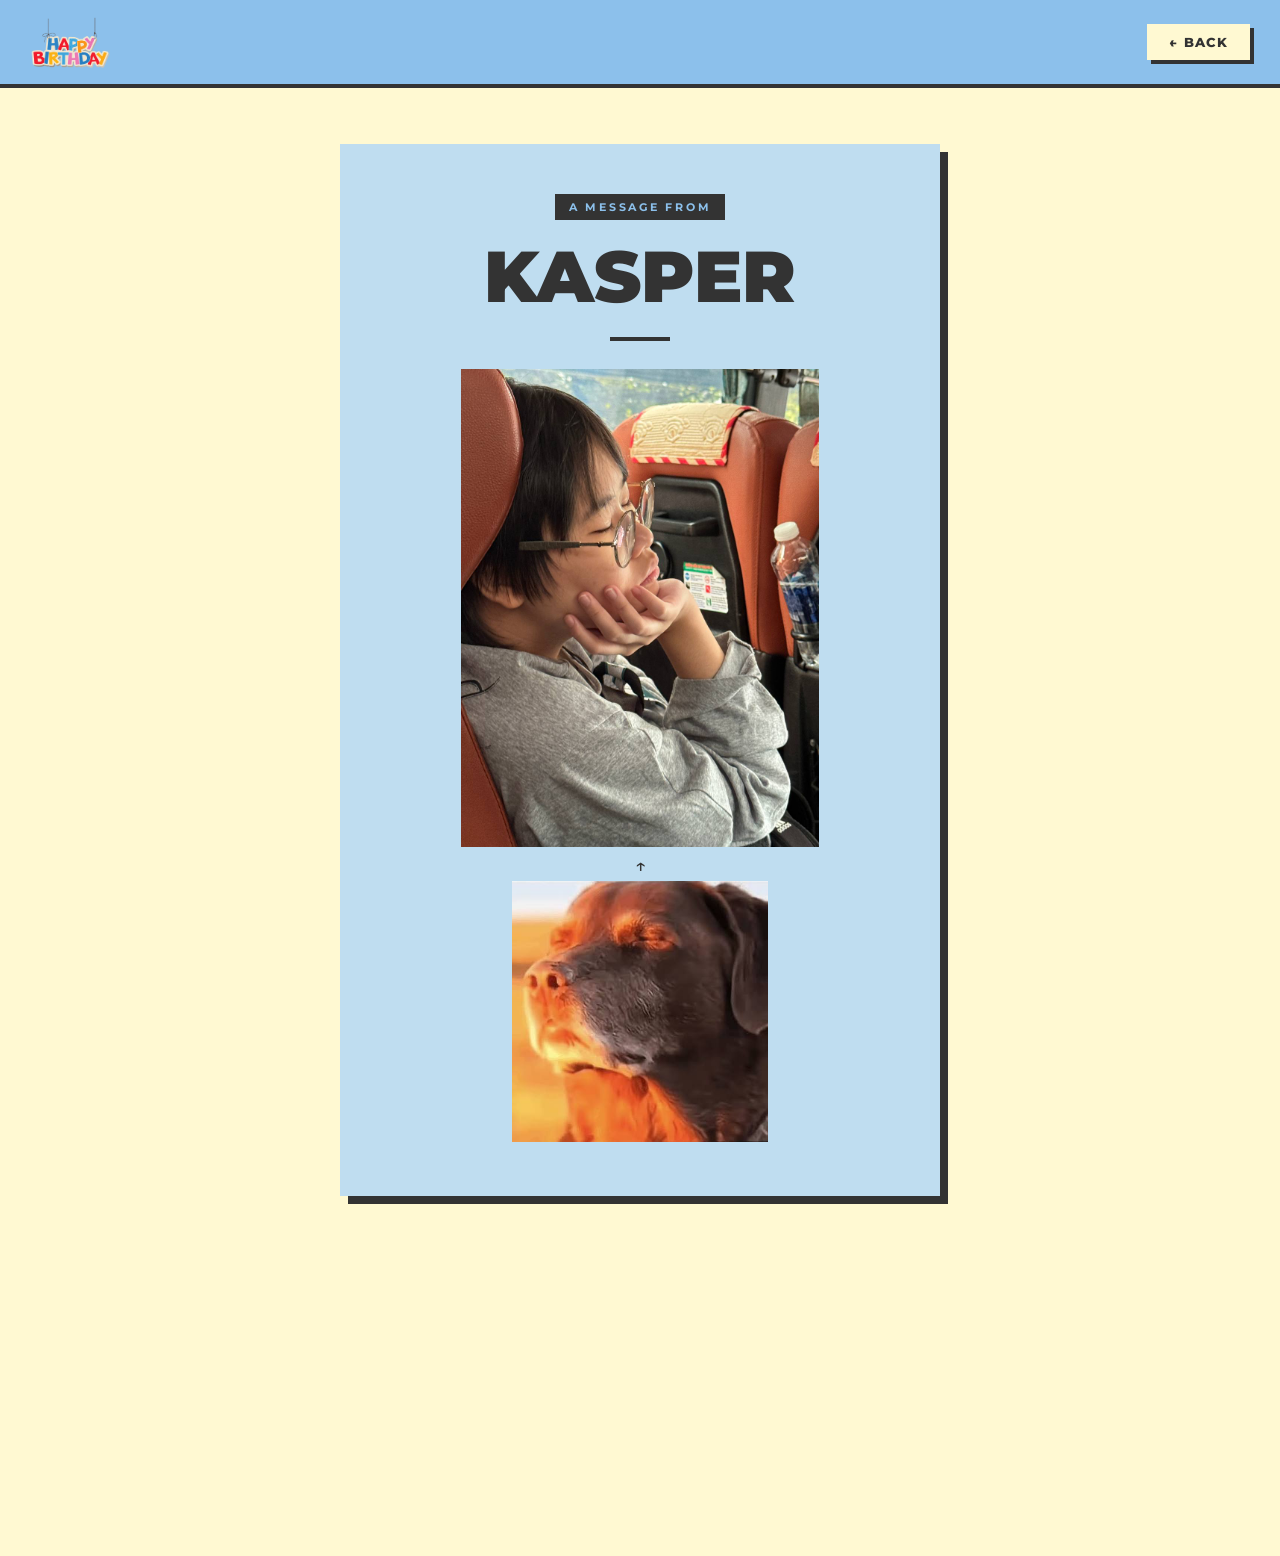
<file: Kasper.html>
<!DOCTYPE html>
<html lang="en">
<head>
  <meta charset="UTF-8">
  <meta name="viewport" content="width=device-width, initial-scale=1.0">
  <title>Kasper — Birthday Wish</title>
  <link rel="preconnect" href="https://fonts.googleapis.com">
  <link rel="preconnect" href="https://fonts.gstatic.com" crossorigin>
  <link href="https://fonts.googleapis.com/css2?family=Montserrat:ital,wght@0,100..900;1,100..900&display=swap" rel="stylesheet"/>
  <link rel="stylesheet" href="css/style.css"/>
</head>
<body>

  <div class="top-bar">
    <img src="images/301-3011725_mosaic-happy-birthday-banner-clipart (1).png" alt="Happy Birthday Banner"/>
    <a class="back-btn" id="delayed-link" href="BirthdayWishes.html">← Back</a>
  </div>

  <section class="msg-section">
    <div class="msg-card">
      <span class="from-label">a message from</span>
      <h1>Kasper</h1>
      <div class="divider"></div>
     <img src="images/Kasper/photo_2026-07-01_19-10-29.jpg" class="eren-wtf" alt="">
     <p class="arrow-up">↑</p>
     <img src="images/Kasper/images.jpg" class="dog-wtf" alt="">
  
    </div>
  </section>

  <script src="JavaScript/confetti.js"></script>
  <script src="JavaScript/confettiBG.js"></script>
  <script>
    document.addEventListener("DOMContentLoaded", () => {
      const link = document.getElementById('delayed-link');
      if (link) {
        link.addEventListener('click', (e) => {
          e.preventDefault();
          const dest = link.getAttribute('href');
          document.body.style.opacity = '0';
          document.body.style.transition = 'opacity 0.6s ease';
          setTimeout(() => { window.location.href = dest; }, 650);
        });
      }
    });
  </script>
</body>
</html>
</file>
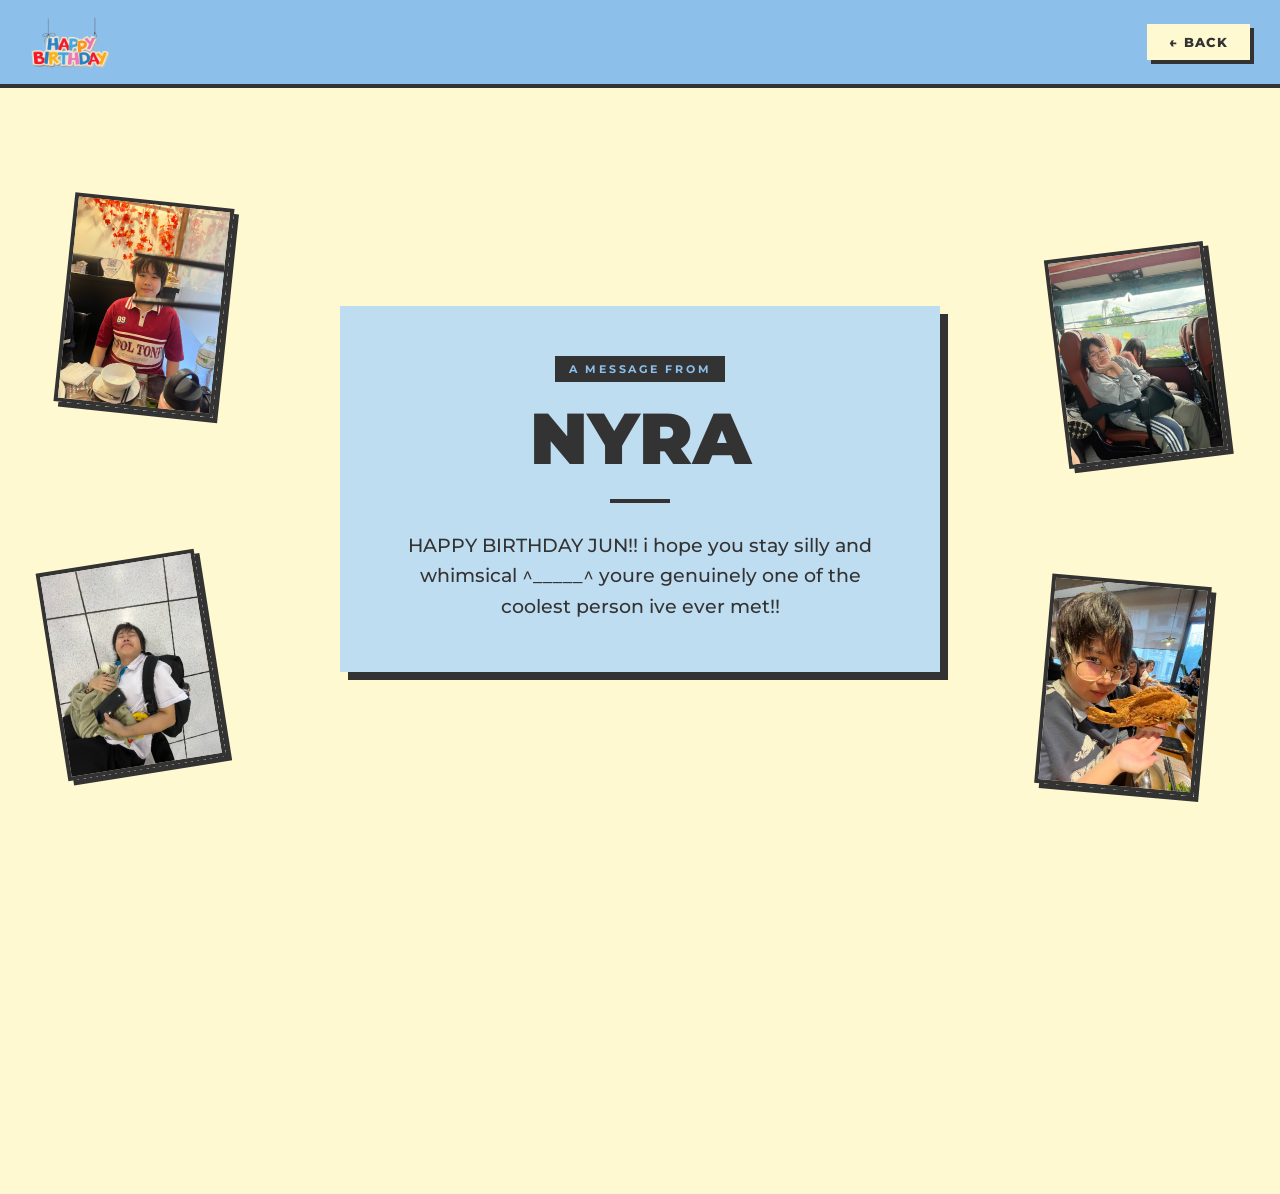
<file: Nyra.html>
<!DOCTYPE html>
<html lang="en">
<head>
  <meta charset="UTF-8">
  <meta name="viewport" content="width=device-width, initial-scale=1.0">
  <title>Nyra — Birthday Wish</title>
  <link rel="preconnect" href="https://fonts.googleapis.com">
  <link rel="preconnect" href="https://fonts.gstatic.com" crossorigin>
  <link href="https://fonts.googleapis.com/css2?family=Montserrat:ital,wght@0,100..900;1,100..900&display=swap" rel="stylesheet"/>
  <link rel="stylesheet" href="css/style.css"/>
</head>
<body>

  <div class="top-bar">
    <img src="images/301-3011725_mosaic-happy-birthday-banner-clipart (1).png" alt="Happy Birthday Banner"/>
    <a class="back-btn" id="delayed-link" href="BirthdayWishes.html">← Back</a>
  </div>

  <section class="msg-section">
    <div class="msg-card">
      <span class="from-label">a message from</span>
      <h1>Nyra</h1>
      <div class="divider"></div>
      <p>HAPPY BIRTHDAY JUN!! i hope you stay silly and whimsical ^_____^ youre genuinely one of the coolest person ive ever met!!</p>
    </div>
  </section>

  <script src="JavaScript/confetti.js"></script>
  <script src="JavaScript/confettiBG.js"></script>
  <script>
    document.addEventListener("DOMContentLoaded", () => {
      const link = document.getElementById('delayed-link');
      if (link) {
        link.addEventListener('click', (e) => {
          e.preventDefault();
          const dest = link.getAttribute('href');
          document.body.style.opacity = '0';
          document.body.style.transition = 'opacity 0.6s ease';
          setTimeout(() => { window.location.href = dest; }, 650);
        });
      }
    });
  </script>

<img class="scattered-photo n1" src="images/Nyra/photo_2026-07-01_21-38-24.jpg">
<img class="scattered-photo n2" src="images/Nyra/photo_2026-07-01_21-38-25.jpg">
<img class="scattered-photo n3" src="images/Nyra/photo_2026-07-01_21-38-20.jpg">
<img class="scattered-photo n4" src="images/Nyra/photo_2026-07-01_21-38-23.jpg">
</body>
</html>
</file>
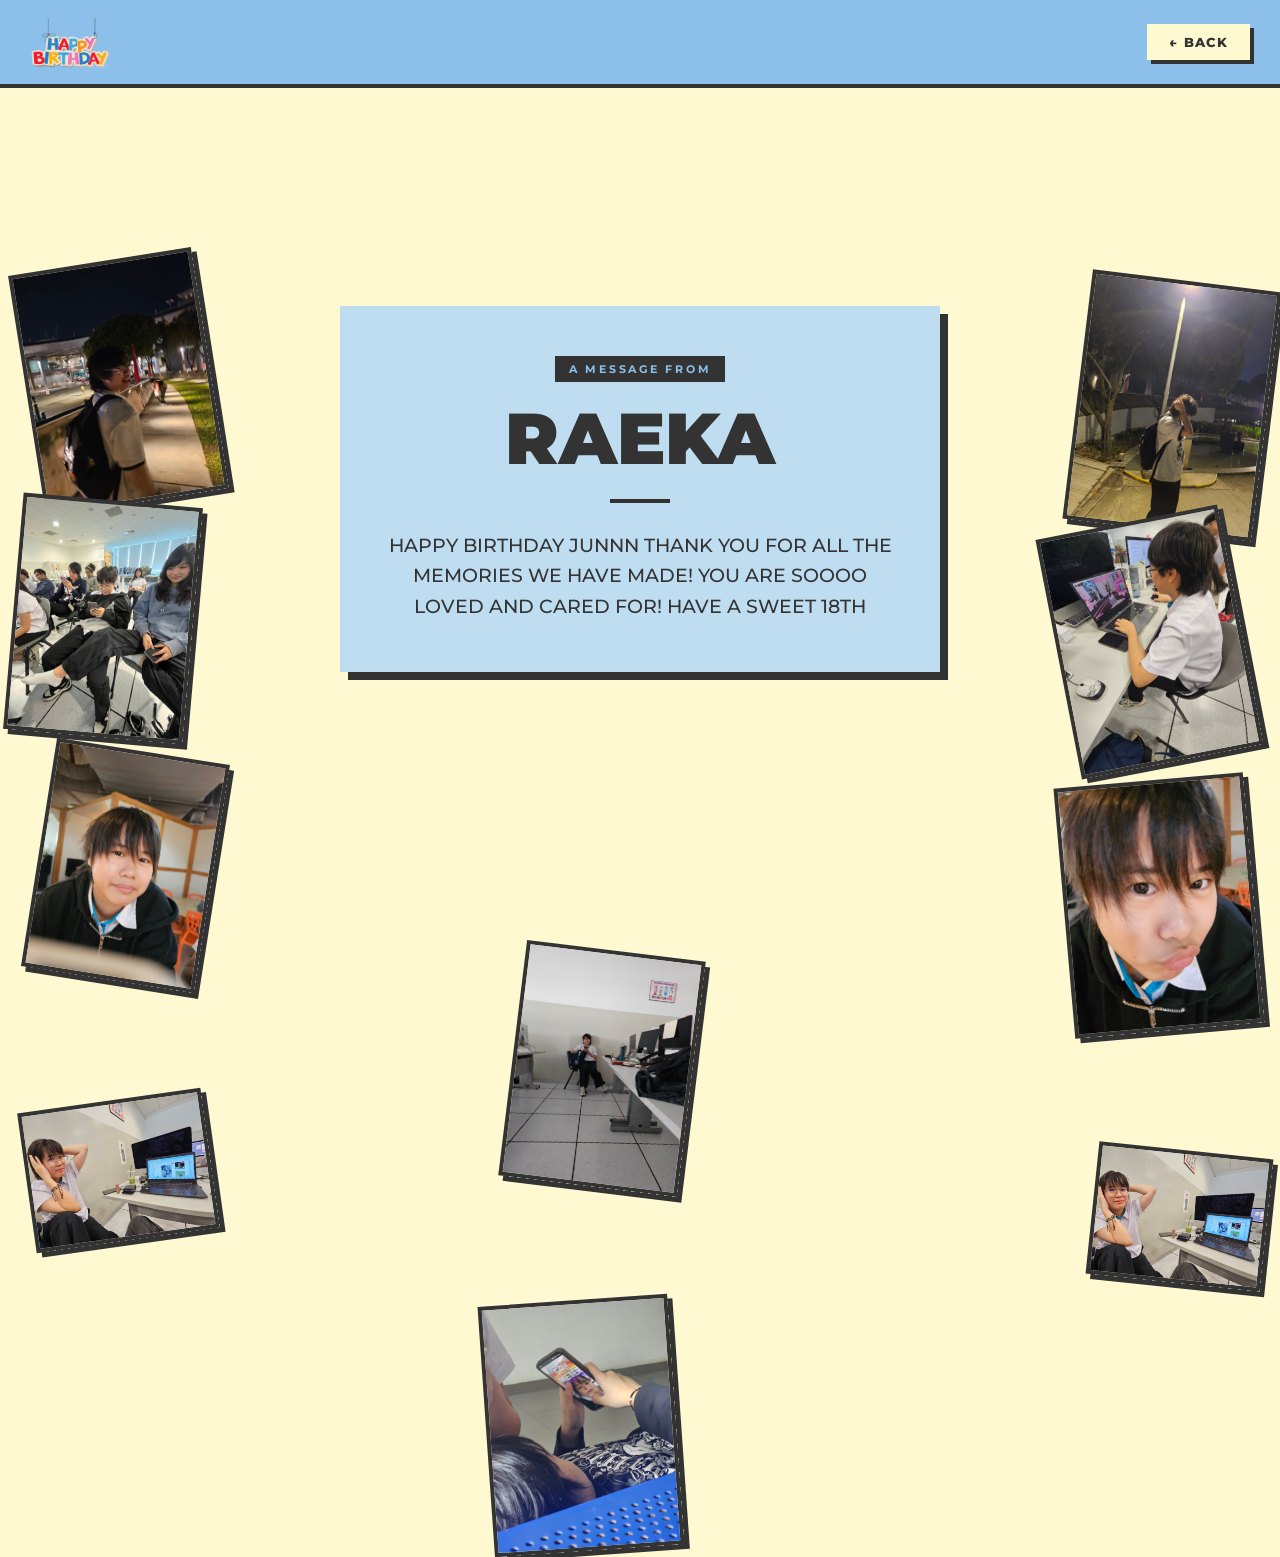
<file: Raeka.html>
<!DOCTYPE html>
<html lang="en">
<head>
  <meta charset="UTF-8">
  <meta name="viewport" content="width=device-width, initial-scale=1.0">
  <title>Raeka — Birthday Wish</title>
  <link rel="preconnect" href="https://fonts.googleapis.com">
  <link rel="preconnect" href="https://fonts.gstatic.com" crossorigin>
  <link href="https://fonts.googleapis.com/css2?family=Montserrat:ital,wght@0,100..900;1,100..900&display=swap" rel="stylesheet"/>
  <link rel="stylesheet" href="css/style.css"/>
</head>
<body>

  <div class="top-bar">
    <img src="images/301-3011725_mosaic-happy-birthday-banner-clipart (1).png" alt="Happy Birthday Banner"/>
    <a class="back-btn" id="delayed-link" href="BirthdayWishes.html">← Back</a>
  </div>

  <section class="msg-section">
    <div class="msg-card">
      <span class="from-label">a message from</span>
      <h1>Raeka</h1>
      <div class="divider"></div>
      <p>HAPPY BIRTHDAY JUNNN
THANK YOU FOR ALL THE MEMORIES WE HAVE MADE! YOU ARE SOOOO LOVED AND CARED FOR! HAVE A SWEET 18TH </p>
    </div>
  </section>

  <script src="JavaScript/confetti.js"></script>
  <script src="JavaScript/confettiBG.js"></script>
  <script>
    document.addEventListener("DOMContentLoaded", () => {
      const link = document.getElementById('delayed-link');
      if (link) {
        link.addEventListener('click', (e) => {
          e.preventDefault();
          const dest = link.getAttribute('href');
          document.body.style.opacity = '0';
          document.body.style.transition = 'opacity 0.6s ease';
          setTimeout(() => { window.location.href = dest; }, 650);
        });
      }
    });
  </script>

<img class="scattered-photo r1"  src="images/Raeka/photo_2026-07-01_18-42-02.jpg">
<img class="scattered-photo r2"  src="images/Raeka/photo_2026-07-01_18-42-01.jpg">
<img class="scattered-photo r3"  src="images/Raeka/photo_2026-07-01_18-42-14.jpg">
<img class="scattered-photo r4"  src="images/Raeka/photo_2026-07-01_18-42-13.jpg">
<img class="scattered-photo r5"  src="images/Raeka/photo_2026-07-01_18-42-08.jpg">
<img class="scattered-photo r6"  src="images/Raeka/photo_2026-07-01_18-42-07.jpg">
<img class="scattered-photo r7"  src="images/Raeka/photo_2026-07-01_18-42-06.jpg">
<img class="scattered-photo r8"  src="images/Raeka/photo_2026-07-01_18-42-05.jpg">
<img class="scattered-photo r9"  src="images/Raeka/photo_2026-07-01_18-42-04.jpg">
<img class="scattered-photo r10" src="images/Raeka/photo_2026-07-01_18-42-03.jpg">
</body>
</html>
</file>
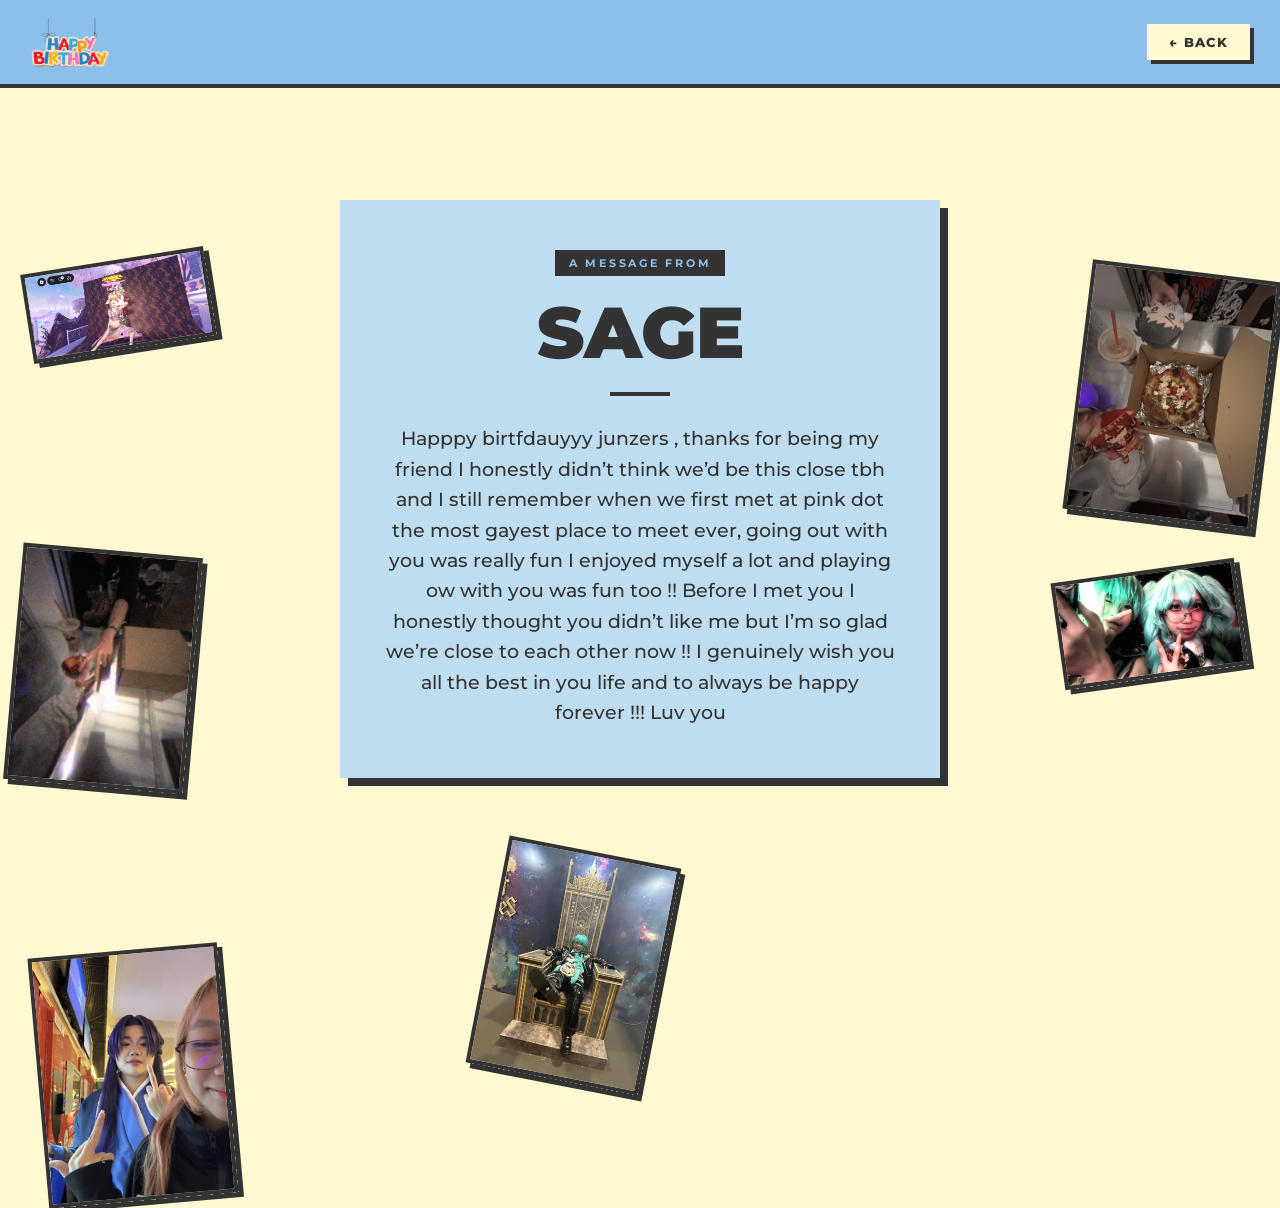
<file: Sage.html>
<!DOCTYPE html>
<html lang="en">
<head>
  <meta charset="UTF-8">
  <meta name="viewport" content="width=device-width, initial-scale=1.0">
  <title>Sage — Birthday Wish</title>
  <link rel="preconnect" href="https://fonts.googleapis.com">
  <link rel="preconnect" href="https://fonts.gstatic.com" crossorigin>
  <link href="https://fonts.googleapis.com/css2?family=Montserrat:ital,wght@0,100..900;1,100..900&display=swap" rel="stylesheet"/>
  <link rel="stylesheet" href="css/style.css"/>
</head>
<body>

  <div class="top-bar">
    <img src="images/301-3011725_mosaic-happy-birthday-banner-clipart (1).png" alt="Happy Birthday Banner"/>
    <a class="back-btn" id="delayed-link" href="BirthdayWishes.html">← Back</a>
  </div>

  <section class="msg-section">
    <div class="msg-card">
      <span class="from-label">a message from</span>
      <h1>Sage</h1>
      <div class="divider"></div>
      <p>Happpy birtfdauyyy junzers , thanks for being my friend I honestly didn’t think we’d be this close tbh and I still remember when we first met at pink dot the most gayest place to meet ever, going out with you was really fun I enjoyed myself a lot and playing ow with you was fun too !! Before I met you I honestly thought you didn’t like me but I’m so glad we’re close to each other now !! I genuinely wish you all the best in you life and to always be happy forever !!! Luv you</p>
    </div>
  </section>

  <script src="JavaScript/confetti.js"></script>
  <script src="JavaScript/confettiBG.js"></script>
  <script>
    document.addEventListener("DOMContentLoaded", () => {
      const link = document.getElementById('delayed-link');
      if (link) {
        link.addEventListener('click', (e) => {
          e.preventDefault();
          const dest = link.getAttribute('href');
          document.body.style.opacity = '0';
          document.body.style.transition = 'opacity 0.6s ease';
          setTimeout(() => { window.location.href = dest; }, 650);
        });
      }
    });
  </script>

<img class="scattered-photo s1" src="images/Sage/Sage3.jpg">
<img class="scattered-photo s2" src="images/Sage/sage4.jpg">
<img class="scattered-photo s3" src="images/Sage/Sage5.jpg">
<img class="scattered-photo s4" src="images/Sage/sage6.jpg">
<img class="scattered-photo s5" src="images/Sage/image.jpg">
<img class="scattered-photo s6" src="images/Sage/sage2.jpg">
</body>
</html>
</file>
<file: css/style.css>
@import url('https://fonts.googleapis.com/css2?family=Montserrat:ital,wght@0,100..900;1,100..900&family=Quicksand:wght@300..700&display=swap');

* { box-sizing: border-box; margin: 0; padding: 0; }

body {
  font-family: "Montserrat", sans-serif;
  background-color: #FFF9D2;
  overflow-x: hidden;
  position: relative;
  padding-bottom: 300px;
}

/* ── HERO ── */
.hero {
  min-height: 100vh;
  background-color: #8CC0EB;
  display: flex;
  flex-direction: column;
  align-items: center;
  justify-content: center;
  text-align: center;
  padding: 40px 20px;
  position: relative;
  overflow: hidden;
}

.hero-banner {
  width: min(320px, 70vw);
  margin-bottom: 24px;
  animation: wiggle 2.5s ease-in-out infinite;
}

@keyframes wiggle {
  0%,100% { transform: rotate(-3deg) scale(1); }
  50%      { transform: rotate(3deg) scale(1.04); }
}

.hero h1 {
  font-size: clamp(52px, 12vw, 130px);
  font-weight: 900;
  color: #FFF9D2;
  text-transform: uppercase;
  line-height: 0.9;
  letter-spacing: -2px;
  text-shadow: 6px 6px 0 #333333;
}

.hero h1 span {
  color: #333333;
  display: block;
  font-size: clamp(32px, 7vw, 72px);
  letter-spacing: 0.05em;
  text-shadow: 3px 3px 0 #8CC0EB;
  margin-top: 10px;
}

.hero p.sub {
  margin-top: 28px;
  font-size: clamp(15px, 3vw, 22px);
  font-weight: 600;
  color: #333333;
  max-width: 500px;
}

.hero-btn {
  margin-top: 40px;
  display: inline-block;
  background-color: #FFF9D2;
  color: #333333;
  font-family: "Montserrat", sans-serif;
  font-size: 16px;
  font-weight: 800;
  text-transform: uppercase;
  letter-spacing: 0.12em;
  text-decoration: none;
  padding: 18px 44px;
  border-radius: 0;
  box-shadow: 6px 6px 0 #333333;
  transition: transform 0.15s ease, box-shadow 0.15s ease;
}
.hero-btn:hover {
  transform: translate(-3px, -3px);
  box-shadow: 9px 9px 0 #333333;
}
.hero-btn:active {
  transform: translate(2px, 2px);
  box-shadow: 3px 3px 0 #333333;
}

/* floating deco blobs */
.blob {
  position: absolute;
  border-radius: 50%;
  opacity: 0.18;
  background: #FFF9D2;
  animation: float 5s ease-in-out infinite;
}
.blob:nth-child(1){ width:180px; height:180px; top:-60px; left:-60px; animation-delay:0s; }
.blob:nth-child(2){ width:100px; height:100px; bottom:30px; right:-20px; animation-delay:1.2s; }
.blob:nth-child(3){ width:60px;  height:60px;  top:40%;  right:5%;   animation-delay:2.5s; }

@keyframes float {
  0%,100% { transform: translateY(0);}
  50%      { transform: translateY(-18px);}
}

/* ── SHARED NAV ── */
.top-bar {
  display: flex;
  align-items: center;
  justify-content: space-between;
  background-color: #8CC0EB;
  padding: 14px 30px;
  box-shadow: 0 4px 0 #333333;
  position: sticky;
  top: 0;
  z-index: 100;
}

.top-bar img {
  height: 56px;
  object-fit: contain;
}

.back-btn {
  font-family: "Montserrat", sans-serif;
  font-size: 13px;
  font-weight: 800;
  text-transform: uppercase;
  letter-spacing: 0.1em;
  text-decoration: none;
  color: #333333;
  background: #FFF9D2;
  padding: 10px 22px;
  border-radius: 0;
  box-shadow: 4px 4px 0 #333333;
  transition: transform 0.1s ease, box-shadow 0.1s ease;
}
.back-btn:hover {
  transform: translate(-2px,-2px);
  box-shadow: 6px 6px 0 #333333;
}

/* ── WISHES PAGE ── */
.page-title {
  text-align: center;
  padding: 60px 20px 10px;
  position: relative; z-index: 1; 
}
.page-title h1 {
  font-size: clamp(42px, 10vw, 96px);
  font-weight: 900;
  color: #333333;
  text-transform: uppercase;
  line-height: 0.95;
  letter-spacing: -1px;
}
.page-title h1 em {
  font-style: italic;
  color: #8CC0EB;
  display: block;
}
.page-title p {
  margin-top: 16px;
  font-size: 15px;
  font-weight: 600;
  color: #333333;
  opacity: 0.6;
  text-transform: uppercase;
  letter-spacing: 0.15em;
}

/* name grid */
.name-grid {
  display: grid;
  grid-template-columns: repeat(auto-fill, minmax(180px, 1fr));
  gap: 20px;
  max-width: 1100px;
  margin: 50px auto 100px;
  padding: 0 24px;
  position: relative; z-index: 1;
}

.name-card {
  display: flex;
  align-items: center;
  justify-content: center;
  text-align: center;
  background: #BFDDF0;
  color: #333333;
  font-size: 20px;
  font-weight: 800;
  text-transform: uppercase;
  letter-spacing: 0.05em;
  text-decoration: none;
  height: 120px;
  border-radius: 0;
  box-shadow: 5px 5px 0 #333333;
  transition: transform 0.15s ease, box-shadow 0.15s ease;
  animation: popIn 0.4s cubic-bezier(0.34,1.56,0.64,1) both;
}
.name-card:hover {
  transform: translate(-3px,-3px) rotate(-1deg);
  box-shadow: 8px 8px 0 #333333;
  background: #8CC0EB;
}

@keyframes popIn {
  from { opacity:0; transform: scale(0.7) rotate(-4deg); }
  to   { opacity:1; transform: scale(1) rotate(0deg); }
}

.name-card:nth-child(1)  { animation-delay: 0.05s; }
.name-card:nth-child(2)  { animation-delay: 0.10s; }
.name-card:nth-child(3)  { animation-delay: 0.15s; }
.name-card:nth-child(4)  { animation-delay: 0.20s; }
.name-card:nth-child(5)  { animation-delay: 0.25s; }
.name-card:nth-child(6)  { animation-delay: 0.30s; }
.name-card:nth-child(7)  { animation-delay: 0.35s; }
.name-card:nth-child(8)  { animation-delay: 0.40s; }
.name-card:nth-child(9)  { animation-delay: 0.45s; }
.name-card:nth-child(10) { animation-delay: 0.50s; }
.name-card:nth-child(11) { animation-delay: 0.55s; }
.name-card:nth-child(12) { animation-delay: 0.60s; }
.name-card:nth-child(13) { animation-delay: 0.65s; }
.name-card:nth-child(14) { animation-delay: 0.70s; }
.name-card:nth-child(15) { animation-delay: 0.75s; }

/* ── PERSON PAGE ── */
.msg-section {
  min-height: calc(100vh - 90px);
  display: flex;
  align-items: center;
  justify-content: center;
  padding: 60px 24px;
  position: relative; 
  z-index: 1;
}

.msg-card {
  background: #BFDDF0;
  box-shadow: 8px 8px 0 #333333;
  max-width: 600px;
  width: 100%;
  padding: 50px 44px;
  text-align: center;
  position: relative;
   z-index: 2;
}

.msg-card .from-label {
  font-size: 11px;
  font-weight: 700;
  letter-spacing: 0.25em;
  text-transform: uppercase;
  color: #8CC0EB;
  background: #333333;
  display: inline-block;
  padding: 6px 14px;
  margin-bottom: 24px;
}

.msg-card h1 {
  font-size: clamp(38px, 8vw, 72px);
  font-weight: 900;
  text-transform: uppercase;
  color: #333333;
  line-height: 0.9;
  margin-bottom: 28px;
}

.msg-card .divider {
  height: 4px;
  background: #333333;
  width: 60px;
  margin: 0 auto 28px;
}

.msg-card p {
  font-size: 19px;
  font-weight: 500;
  line-height: 1.6;
  color: #333333;
}

/* responsive */
@media (max-width: 600px) {
  .name-grid { grid-template-columns: repeat(2, 1fr); }
  .msg-card { padding: 36px 24px; }
  .top-bar { padding: 12px 16px; }
}

.scattered-photo {
  position: absolute;
  object-fit: cover;
  border: 4px solid #333333;
  box-shadow: 5px 5px 0 #333333;
  pointer-events: none;
  z-index: 0;
  width: 190px;
}

/* Base style for smooth hover transitions */
.scattered-photo {
  position: absolute;
  transition: transform 0.3s ease, z-index 0.3s ease;
}

/* Hover effect to make the active photo pop out */
.scattered-photo:hover {
  transform: scale(1.1) rotate(0deg) !important;
  z-index: 999;
}

.p1 { top: 250px;  left: 5%;   transform: rotate(-12deg); }
.p2 { top: 900px;  left: 40%;  transform: rotate(7deg);   width: 200px; }
.p3 { top: 250px;  right: 4%;  transform: rotate(-5deg);  width: 195px; }
.p4 { top: 500px;  left: 1%;   transform: rotate(10deg);  width: 185px; }
.p5 { top: 600px;  right: 1%;  transform: rotate(-8deg);  width: 195px; }
.p6 { top: 800px;  left: 2%;   transform: rotate(6deg);   width: 180px; }
.p7 { top: 1100px; left: 8%;   transform: rotate(5deg);   width: 200px; }
.p8 { top: 1150px; left: 45%;  transform: rotate(-11deg); width: 190px; }
.p9 { top: 1100px; right: 6%;  transform: rotate(9deg);   width: 195px; }


.a1  { top: 260px;  left: 3%;   transform: rotate(-10deg); width: 185px; }
.a2  { top: 260px;  right: 2%;  transform: rotate(8deg);   width: 195px; }
.a3  { top: 480px;  left: 1%;   transform: rotate(5deg);   width: 180px; }
.a4  { top: 520px;  right: 3%;  transform: rotate(-7deg);  width: 190px; }
.a5  { top: 750px;  left: 4%;   transform: rotate(12deg);  width: 175px; }
.a6  { top: 800px;  right: 1%;  transform: rotate(-4deg);  width: 195px; }
.a7  { top: 950px;  left: 40%;  transform: rotate(7deg);   width: 180px; }
.a8  { top: 1050px; left: 2%;   transform: rotate(-9deg);  width: 190px; }
.a9  { top: 1100px; right: 4%;  transform: rotate(6deg);   width: 185px; }
.a10 { top: 1300px; left: 8%;   transform: rotate(-5deg);  width: 195px; }
.a11 { top: 1300px; right: 5%;  transform: rotate(11deg);  width: 180px; }

.c1 { top: 260px; left: 3%;  transform: rotate(-8deg); width: 190px; }
.c2 { top: 260px; right: 2%; transform: rotate(6deg);  width: 185px; }
.c3 { top: 800px; left: 38%; transform: rotate(-5deg); width: 190px; }

.g1  { top: 260px;  left: 2%;   transform: rotate(-9deg);  width: 180px; }
.g2  { top: 260px;  right: 1%;  transform: rotate(7deg);   width: 190px; }
.g3  { top: 450px;  left: 1%;   transform: rotate(5deg);   width: 185px; }
.g4  { top: 480px;  right: 3%;  transform: rotate(-6deg);  width: 175px; }
.g5  { top: 650px;  left: 3%;   transform: rotate(11deg);  width: 190px; }
.g6  { top: 700px;  right: 2%;  transform: rotate(-4deg);  width: 180px; }
.g7  { top: 900px;  left: 40%;  transform: rotate(8deg);   width: 185px; }
.g8  { top: 1000px; left: 1%;   transform: rotate(-10deg); width: 175px; }
.g9  { top: 1050px; right: 4%;  transform: rotate(6deg);   width: 190px; }
.g10 { top: 1200px; left: 35%;  transform: rotate(-7deg);  width: 180px; }
.g11 { top: 1300px; left: 2%;   transform: rotate(4deg);   width: 185px; }
.g12 { top: 1350px; right: 1%;  transform: rotate(-12deg); width: 175px; }
.g13 { top: 1500px; left: 42%;  transform: rotate(9deg);   width: 190px; }
.g14 { top: 1600px; left: 1%;   transform: rotate(-5deg);  width: 180px; }
.g15 { top: 1650px; right: 3%;  transform: rotate(7deg);   width: 185px; }
.g16 { top: 1800px; left: 38%;  transform: rotate(-8deg);  width: 175px; }
.g17 { top: 1900px; left: 2%;   transform: rotate(10deg);  width: 190px; }
.g18 { top: 1950px; right: 2%;  transform: rotate(-3deg);  width: 180px; }
.g19 { top: 2100px; left: 44%;  transform: rotate(6deg);   width: 185px; }
.g20 { top: 2200px; left: 3%;   transform: rotate(-11deg); width: 175px; }

.r1  { top: 260px;  left: 2%;   transform: rotate(-9deg);  width: 185px; }
.r2  { top: 280px;  right: 1%;  transform: rotate(7deg);   width: 190px; }
.r3  { top: 500px;  left: 1%;   transform: rotate(5deg);   width: 180px; }
.r4  { top: 520px;  right: 3%;  transform: rotate(-11deg); width: 185px; }
.r5  { top: 750px;  left: 3%;   transform: rotate(9deg);   width: 175px; }
.r6  { top: 780px;  right: 2%;  transform: rotate(-5deg);  width: 190px; }
.r7  { top: 950px;  left: 40%;  transform: rotate(7deg);   width: 180px; }
.r8  { top: 1100px; left: 2%;   transform: rotate(-8deg);  width: 185px; }
.r9  { top: 1150px; right: 1%;  transform: rotate(6deg);   width: 175px; }
.r10 { top: 1300px; left: 38%;  transform: rotate(-4deg);  width: 190px; }

.e1  { top: 260px;  left: 2%;   transform: rotate(-8deg);  width: 185px; }
.e2  { top: 280px;  right: 1%;  transform: rotate(6deg);   width: 190px; }
.e3  { top: 480px;  left: 1%;   transform: rotate(11deg);  width: 180px; }
.e4  { top: 500px;  right: 3%;  transform: rotate(-5deg);  width: 185px; }
.e5  { top: 720px;  left: 3%;   transform: rotate(4deg);   width: 175px; }
.e6  { top: 760px;  right: 2%;  transform: rotate(-10deg); width: 190px; }
.e7  { top: 960px;  left: 41%;  transform: rotate(8deg);   width: 180px; }
.e8  { top: 1080px; left: 2%;   transform: rotate(-6deg);  width: 185px; }
.e9  { top: 1120px; right: 1%;  transform: rotate(9deg);   width: 175px; }
.e10 { top: 1320px; left: 37%;  transform: rotate(-4deg);  width: 190px; }


.s1 { top: 260px;  left: 2%;   transform: rotate(-9deg);  width: 185px; }
.s2 { top: 270px;  right: 1%;  transform: rotate(7deg);   width: 190px; }
.s3 { top: 550px;  left: 1%;   transform: rotate(5deg);   width: 180px; }
.s4 { top: 570px;  right: 3%;  transform: rotate(-8deg);  width: 185px; }
.s5 { top: 850px;  left: 38%;  transform: rotate(11deg);  width: 175px; }
.s6 { top: 950px;  left: 3%;   transform: rotate(-5deg);  width: 190px; }

.j1 { top: 210px; left: 3%;   transform: rotate(-5deg);  width: 185px; }
.j2 { top: 290px; right: 4%;  transform: rotate(9deg);   width: 180px; }
.j3 { top: 510px; left: 4%;   transform: rotate(6deg);   width: 190px; }
.j4 { top: 530px; right: 2%;  transform: rotate(-8deg);  width: 175px; }

.n1 { top: 200px; left: 5%;   transform: rotate(6deg);   width: 160px; height: 210px; }
.n2 { top: 250px; right: 5%;  transform: rotate(-7deg);  width: 160px; height: 210px; }
.n3 { top: 560px; left: 4%;   transform: rotate(-9deg);  width: 160px; height: 210px; }
.n4 { top: 580px; right: 6%;  transform: rotate(5deg);   width: 160px; height: 210px; }

.k1 { top: 220px; left: 6%;   transform: rotate(-5deg);  width: 165px; height: 215px; }
.k2 { top: 260px; right: 4%;  transform: rotate(8deg);   width: 160px; height: 210px; }

.g1 { top: 160px; left: 2%;   transform: rotate(-6deg);  width: 155px; height: 210px; }
.g2 { top: 200px; right: 3%;  transform: rotate(8deg);   width: 150px; height: 205px; }
.g3 { top: 400px; left: 4%;   transform: rotate(5deg);   width: 155px; height: 210px; }
.g4 { top: 440px; right: 2%;  transform: rotate(-7deg);  width: 150px; height: 205px; }
.g5 { top: 680px; left: 3%;   transform: rotate(-9deg);  width: 150px; height: 205px; }
.g6 { top: 720px; right: 5%;  transform: rotate(6deg);   width: 155px; height: 210px; }
.g7 { top: 940px; left: 5%;   transform: rotate(7deg);   width: 150px; height: 205px; }
.g8 { top: 980px; right: 3%;  transform: rotate(-5deg);  width: 155px; height: 210px; }

.eren-wtf {
  width: 70%;    
  height: auto;  
  object-fit: cover;
}

.dog-wtf {
  width: 50%;    
  height: auto;  
  object-fit: cover;
}

.arrow-up {
 font-size:  25px;
}
</file>
